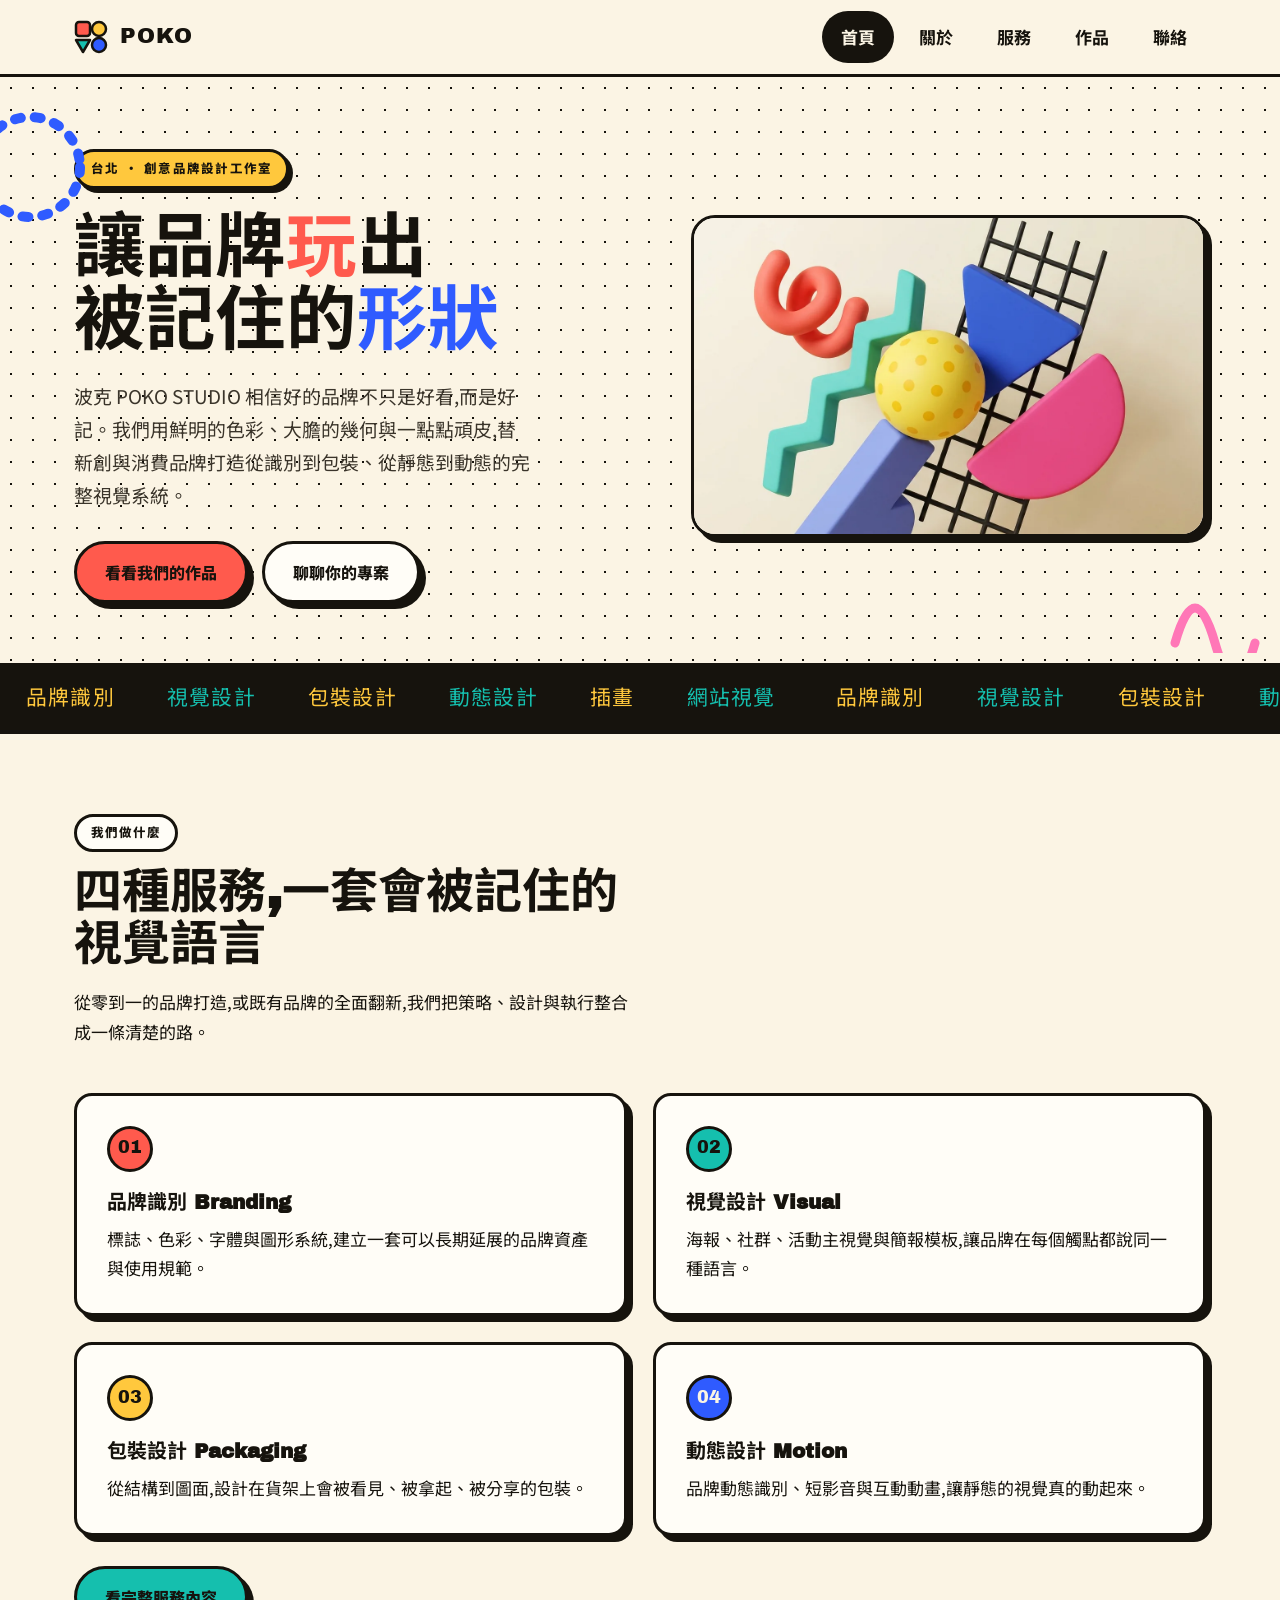
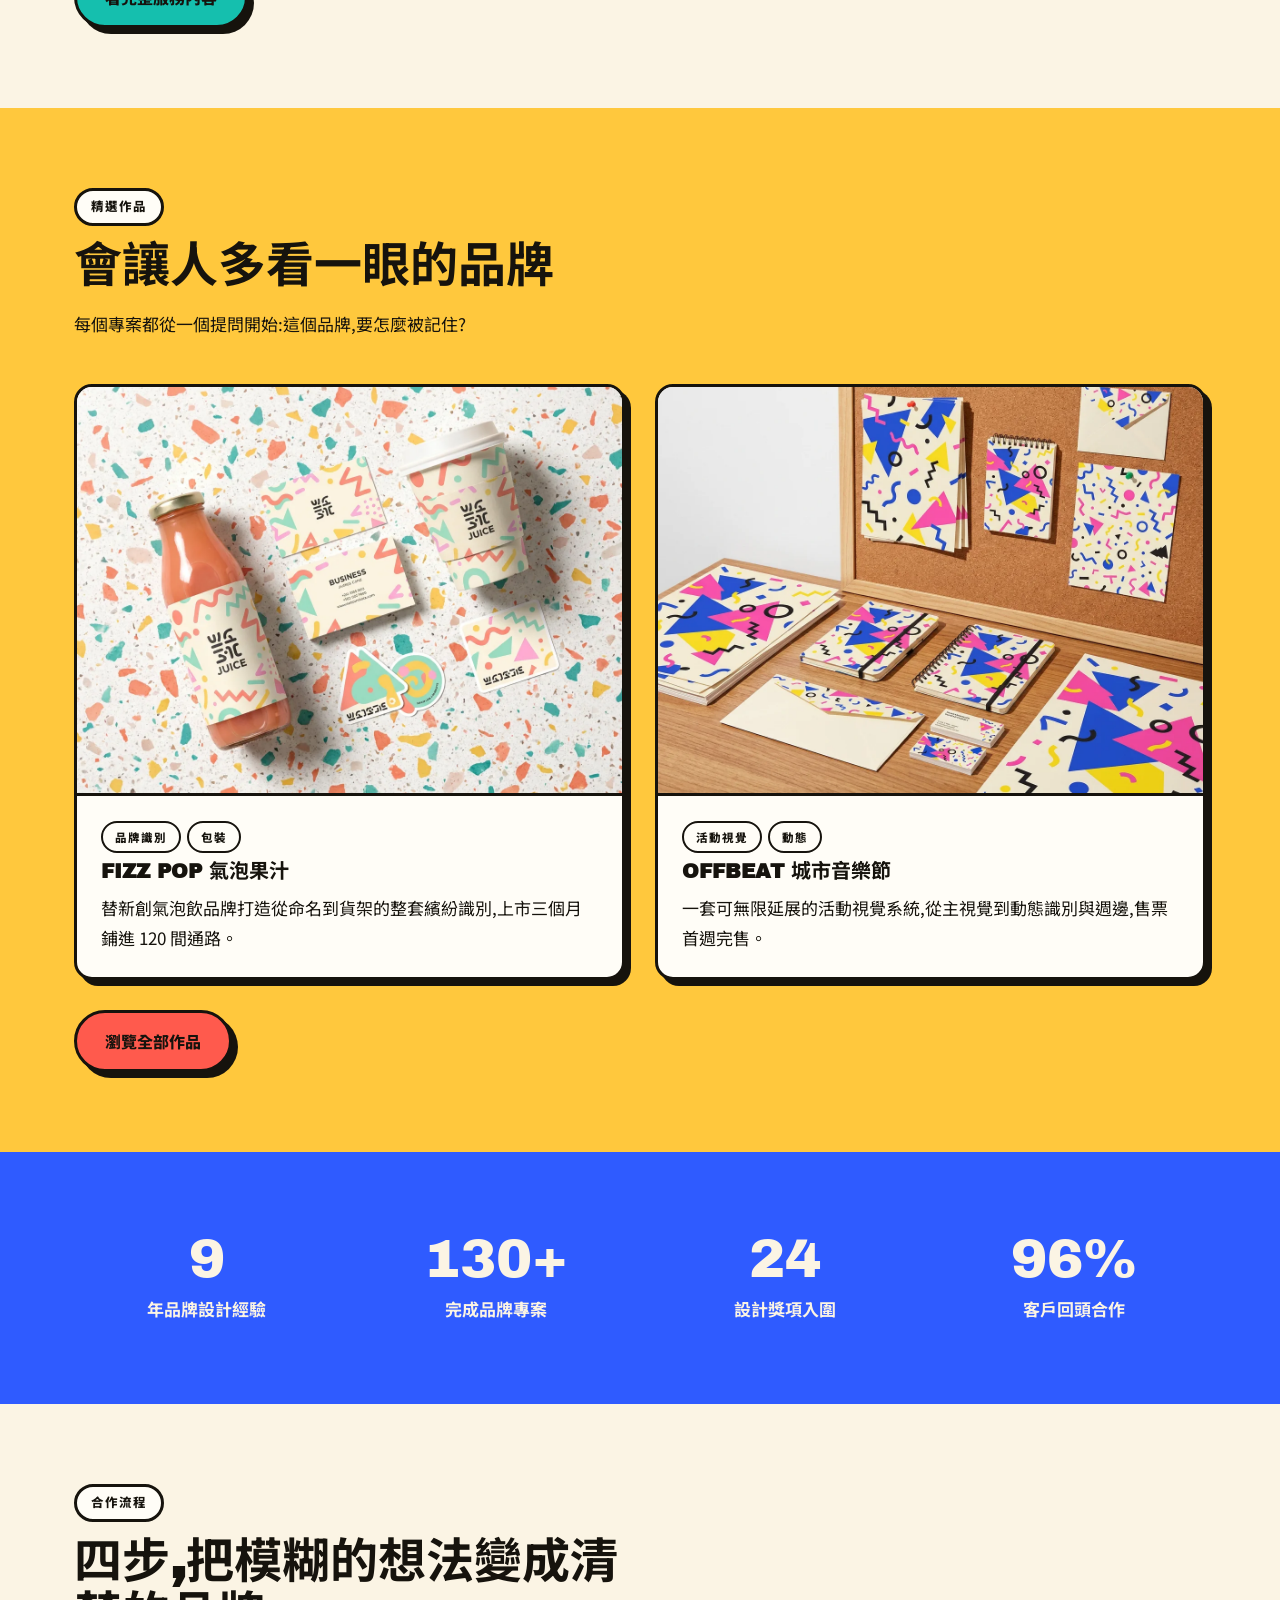
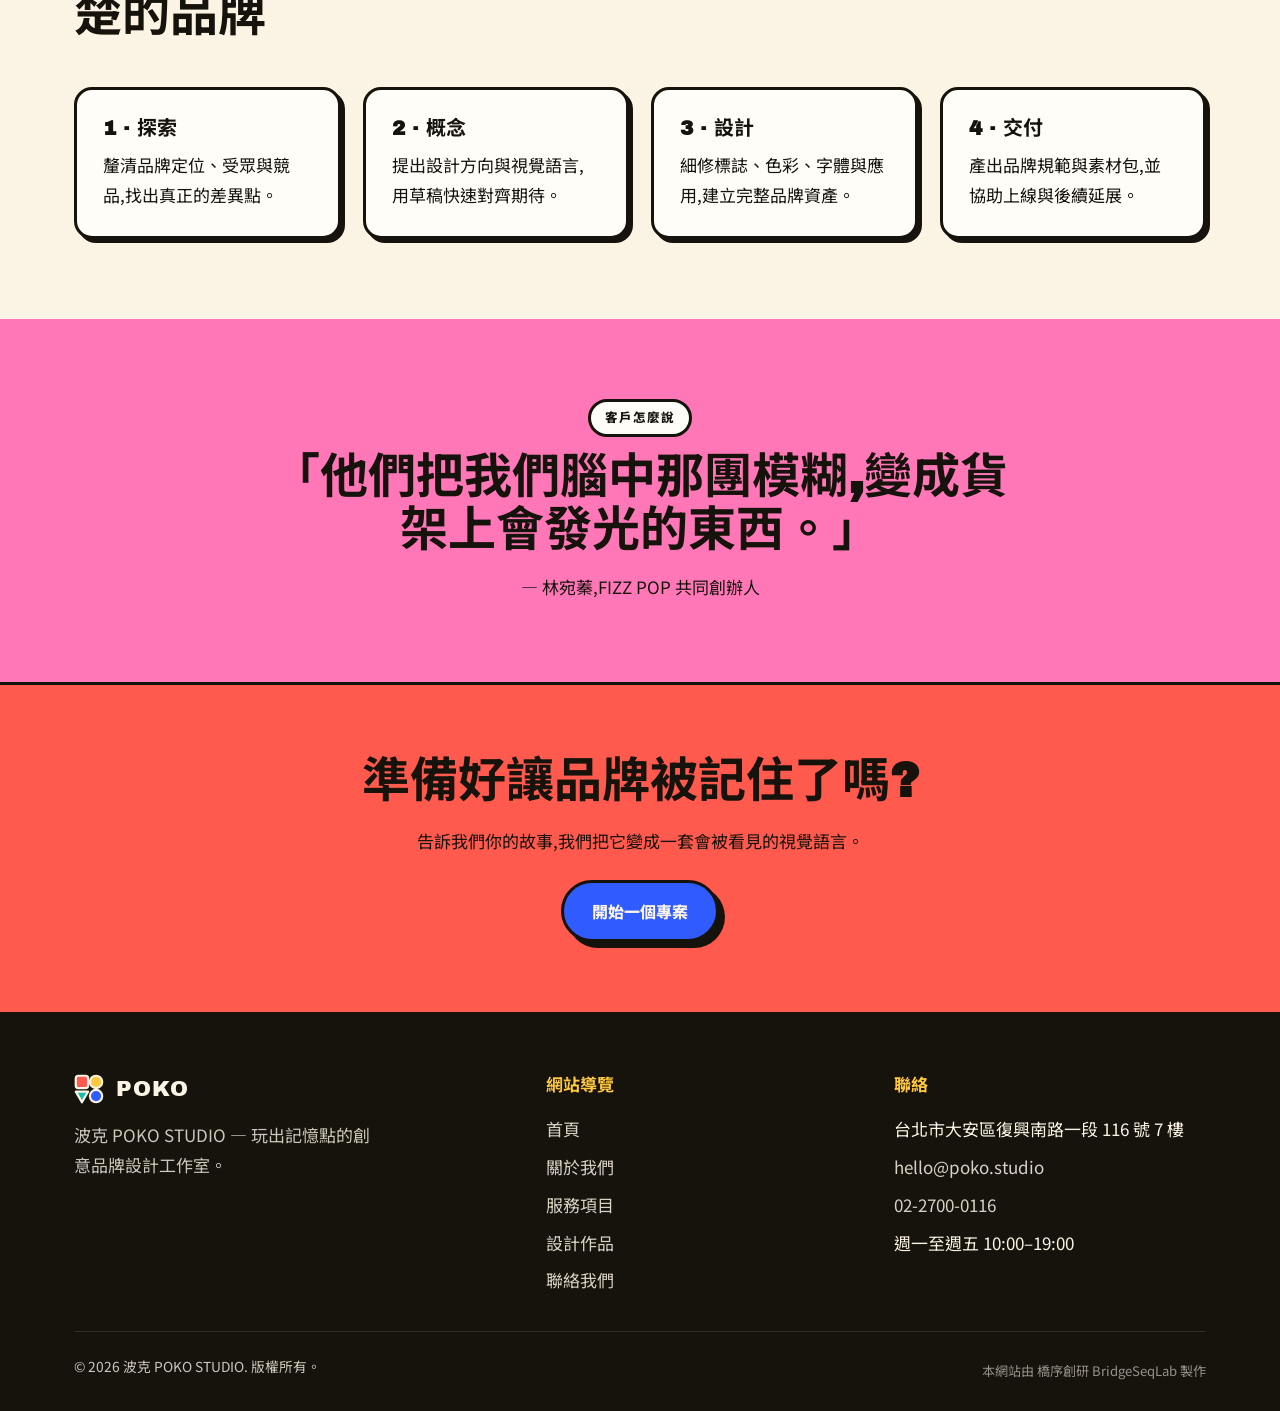
<file: index.html>
<!DOCTYPE html>
<html lang="zh-Hant">
<head>
<meta charset="UTF-8">
<meta name="viewport" content="width=device-width, initial-scale=1.0">
<title>波克 POKO STUDIO｜玩出記憶點的品牌設計工作室</title>
<meta name="description" content="波克 POKO STUDIO 是一間台北的創意品牌設計工作室,專注品牌識別、視覺設計、包裝與動態設計。我們用孟菲斯式的鮮明色彩與幾何語言,替新創與消費品牌打造好記、好玩、好賣的品牌形象。">
<meta name="keywords" content="品牌設計,品牌識別,視覺設計,包裝設計,動態設計,設計工作室,台北設計公司,logo設計,孟菲斯風格,POKO STUDIO,波克">
<link rel="canonical" href="https://izzo24.github.io/poko-studio/index.html">
<meta name="theme-color" content="#FBF4E4">
<meta property="og:type" content="website">
<meta property="og:locale" content="zh_TW">
<meta property="og:site_name" content="波克 POKO STUDIO">
<meta property="og:title" content="波克 POKO STUDIO｜玩出記憶點的品牌設計工作室">
<meta property="og:description" content="台北創意品牌設計工作室,用鮮明色彩與幾何語言打造好記、好玩、好賣的品牌形象。">
<meta property="og:url" content="https://izzo24.github.io/poko-studio/index.html">
<meta property="og:image" content="https://izzo24.github.io/poko-studio/images/hero.webp">
<meta name="twitter:card" content="summary_large_image">
<link rel="preconnect" href="https://fonts.googleapis.com">
<link rel="preconnect" href="https://fonts.gstatic.com" crossorigin>
<link href="https://fonts.googleapis.com/css2?family=Archivo+Black&family=Noto+Sans+TC:wght@400;500;700;900&display=swap" rel="stylesheet">
<link rel="icon" href="data:image/svg+xml,%3Csvg xmlns='http://www.w3.org/2000/svg' viewBox='0 0 34 34'%3E%3Crect x='2' y='2' width='14' height='14' rx='3' fill='%23FF5A4D'/%3E%3Ccircle cx='25' cy='9' r='7' fill='%23FFC83D'/%3E%3Ccircle cx='25' cy='25' r='7' fill='%232F5BFF'/%3E%3C/svg%3E">
<link rel="stylesheet" href="./styles.css">
<script type="application/ld+json">
{
  "@context":"https://schema.org",
  "@graph":[
    {"@type":"Organization","@id":"https://izzo24.github.io/poko-studio/#org","name":"波克 POKO STUDIO","alternateName":"POKO STUDIO","url":"https://izzo24.github.io/poko-studio/","logo":"https://izzo24.github.io/poko-studio/images/hero.webp","description":"台北創意品牌設計工作室,提供品牌識別、視覺設計、包裝與動態設計服務。","sameAs":[]},
    {"@type":"WebSite","@id":"https://izzo24.github.io/poko-studio/#website","url":"https://izzo24.github.io/poko-studio/","name":"波克 POKO STUDIO","inLanguage":"zh-Hant","publisher":{"@id":"https://izzo24.github.io/poko-studio/#org"}},
    {"@type":"LocalBusiness","name":"波克 POKO STUDIO","image":"https://izzo24.github.io/poko-studio/images/studio.webp","@id":"https://izzo24.github.io/poko-studio/#localbusiness","url":"https://izzo24.github.io/poko-studio/","telephone":"+886-2-2700-0116","priceRange":"$$","address":{"@type":"PostalAddress","streetAddress":"大安區復興南路一段 116 號 7 樓","addressLocality":"台北市","addressRegion":"台北市","postalCode":"106","addressCountry":"TW"},"openingHours":"Mo-Fr 10:00-19:00"}
  ]
}
</script>
</head>
<body>
<header class="site-header">
  <div class="wrap nav">
    <a class="brand" href="./index.html" aria-label="波克 POKO STUDIO 首頁">
      <svg width="34" height="34" viewBox="0 0 34 34" aria-hidden="true"><rect x="2" y="2" width="14" height="14" rx="3" fill="#FF5A4D" stroke="#16130D" stroke-width="2.5"/><circle cx="25" cy="9" r="7" fill="#FFC83D" stroke="#16130D" stroke-width="2.5"/><path d="M9 32 L2 20 L16 20 Z" fill="#15BFAE" stroke="#16130D" stroke-width="2.5" stroke-linejoin="round"/><circle cx="25" cy="25" r="7" fill="#2F5BFF" stroke="#16130D" stroke-width="2.5"/></svg>
      POKO
    </a>
    <button class="nav-toggle" aria-label="開啟選單" aria-expanded="false"><span></span><span></span><span></span></button>
    <ul class="nav-links">
      <li><a href="./index.html" class="active">首頁</a></li>
      <li><a href="./about.html">關於</a></li>
      <li><a href="./services.html">服務</a></li>
      <li><a href="./work.html">作品</a></li>
      <li><a href="./contact.html">聯絡</a></li>
    </ul>
  </div>
</header>

<main>
  <section class="hero dots-bg">
    <svg class="shape" style="top:30px;left:-30px" width="120" height="120" viewBox="0 0 120 120" aria-hidden="true"><circle cx="60" cy="60" r="50" fill="none" stroke="#2F5BFF" stroke-width="10" stroke-dasharray="6 14" stroke-linecap="round"/></svg>
    <svg class="shape" style="bottom:10px;right:20px" width="90" height="90" viewBox="0 0 90 90" aria-hidden="true"><path d="M5 80 Q25 10 45 80 T85 80" fill="none" stroke="#FF77B7" stroke-width="9" stroke-linecap="round"/></svg>
    <div class="wrap hero-grid">
      <div>
        <span class="eyebrow">台北 · 創意品牌設計工作室</span>
        <h1>讓品牌<span class="hl">玩</span>出<br>被記住的<span class="hl2">形狀</span></h1>
        <p class="lead">波克 POKO STUDIO 相信好的品牌不只是好看,而是好記。我們用鮮明的色彩、大膽的幾何與一點點頑皮,替新創與消費品牌打造從識別到包裝、從靜態到動態的完整視覺系統。</p>
        <div class="hero-cta">
          <a class="btn" href="./work.html">看看我們的作品</a>
          <a class="btn ghost" href="./contact.html">聊聊你的專案</a>
        </div>
      </div>
      <div class="hero-art">
        <img src="./images/hero.webp" width="800" height="500" alt="波克 POKO STUDIO 孟菲斯風格幾何視覺主視覺,鮮明撞色的圓形、三角與波浪圖形">
      </div>
    </div>
  </section>

  <div class="marquee" aria-hidden="true">
    <div class="track">
      <span>品牌識別</span><span>視覺設計</span><span>包裝設計</span><span>動態設計</span><span>插畫</span><span>網站視覺</span>
      <span>品牌識別</span><span>視覺設計</span><span>包裝設計</span><span>動態設計</span><span>插畫</span><span>網站視覺</span>
    </div>
  </div>

  <section class="section">
    <div class="wrap">
      <div class="sec-head">
        <span class="kicker">我們做什麼</span>
        <h2>四種服務,一套會被記住的視覺語言</h2>
        <p>從零到一的品牌打造,或既有品牌的全面翻新,我們把策略、設計與執行整合成一條清楚的路。</p>
      </div>
      <div class="grid c2">
        <article class="card k-coral">
          <div class="num">01</div>
          <h3>品牌識別 Branding</h3>
          <p>標誌、色彩、字體與圖形系統,建立一套可以長期延展的品牌資產與使用規範。</p>
        </article>
        <article class="card k-teal">
          <div class="num">02</div>
          <h3>視覺設計 Visual</h3>
          <p>海報、社群、活動主視覺與簡報模板,讓品牌在每個觸點都說同一種語言。</p>
        </article>
        <article class="card k-yellow">
          <div class="num">03</div>
          <h3>包裝設計 Packaging</h3>
          <p>從結構到圖面,設計在貨架上會被看見、被拿起、被分享的包裝。</p>
        </article>
        <article class="card k-blue">
          <div class="num">04</div>
          <h3>動態設計 Motion</h3>
          <p>品牌動態識別、短影音與互動動畫,讓靜態的視覺真的動起來。</p>
        </article>
      </div>
      <p style="margin-top:30px"><a class="btn alt" href="./services.html">看完整服務內容</a></p>
    </div>
  </section>

  <section class="section tint-yellow">
    <div class="wrap">
      <div class="sec-head">
        <span class="kicker">精選作品</span>
        <h2>會讓人多看一眼的品牌</h2>
        <p>每個專案都從一個提問開始:這個品牌,要怎麼被記住?</p>
      </div>
      <div class="work-grid">
        <article class="work">
          <div class="thumb"><img src="./images/work-juice.webp" width="600" height="450" alt="果汁品牌 FIZZ POP 的孟菲斯風格包裝與品牌識別設計"></div>
          <div class="body">
            <span class="tag">品牌識別</span><span class="tag">包裝</span>
            <h3>FIZZ POP 氣泡果汁</h3>
            <p>替新創氣泡飲品牌打造從命名到貨架的整套繽紛識別,上市三個月鋪進 120 間通路。</p>
          </div>
        </article>
        <article class="work">
          <div class="thumb"><img src="./images/work-festival.webp" width="600" height="450" alt="城市音樂節主視覺與周邊海報設計,鮮明撞色幾何圖形"></div>
          <div class="body">
            <span class="tag">活動視覺</span><span class="tag">動態</span>
            <h3>OFFBEAT 城市音樂節</h3>
            <p>一套可無限延展的活動視覺系統,從主視覺到動態識別與週邊,售票首週完售。</p>
          </div>
        </article>
      </div>
      <p style="margin-top:30px"><a class="btn" href="./work.html">瀏覽全部作品</a></p>
    </div>
  </section>

  <section class="section tint-blue">
    <div class="wrap">
      <div class="stats">
        <div class="stat"><div class="big">9</div><div class="lbl">年品牌設計經驗</div></div>
        <div class="stat"><div class="big">130+</div><div class="lbl">完成品牌專案</div></div>
        <div class="stat"><div class="big">24</div><div class="lbl">設計獎項入圍</div></div>
        <div class="stat"><div class="big">96%</div><div class="lbl">客戶回頭合作</div></div>
      </div>
    </div>
  </section>

  <section class="section">
    <div class="wrap">
      <div class="sec-head">
        <span class="kicker">合作流程</span>
        <h2>四步,把模糊的想法變成清楚的品牌</h2>
      </div>
      <div class="steps">
        <div class="step"><h3>1 · 探索</h3><p>釐清品牌定位、受眾與競品,找出真正的差異點。</p></div>
        <div class="step"><h3>2 · 概念</h3><p>提出設計方向與視覺語言,用草稿快速對齊期待。</p></div>
        <div class="step"><h3>3 · 設計</h3><p>細修標誌、色彩、字體與應用,建立完整品牌資產。</p></div>
        <div class="step"><h3>4 · 交付</h3><p>產出品牌規範與素材包,並協助上線與後續延展。</p></div>
      </div>
    </div>
  </section>

  <section class="section tint-pink">
    <div class="wrap" style="max-width:820px;text-align:center">
      <span class="kicker">客戶怎麼說</span>
      <h2>「他們把我們腦中那團模糊,變成貨架上會發光的東西。」</h2>
      <p style="margin:0 auto">— 林宛蓁,FIZZ POP 共同創辦人</p>
    </div>
  </section>
</main>

<section class="cta-band">
  <div class="wrap">
    <h2>準備好讓品牌被記住了嗎?</h2>
    <p style="max-width:50ch;margin:0 auto 24px">告訴我們你的故事,我們把它變成一套會被看見的視覺語言。</p>
    <a class="btn blue" href="./contact.html">開始一個專案</a>
  </div>
</section>

<footer class="site-footer">
  <div class="wrap">
    <div class="foot-grid">
      <div>
        <div class="brand" style="color:var(--cream);margin-bottom:12px">
          <svg width="30" height="30" viewBox="0 0 34 34" aria-hidden="true"><rect x="2" y="2" width="14" height="14" rx="3" fill="#FF5A4D" stroke="#FBF4E4" stroke-width="2.5"/><circle cx="25" cy="9" r="7" fill="#FFC83D" stroke="#FBF4E4" stroke-width="2.5"/><path d="M9 32 L2 20 L16 20 Z" fill="#15BFAE" stroke="#FBF4E4" stroke-width="2.5" stroke-linejoin="round"/><circle cx="25" cy="25" r="7" fill="#2F5BFF" stroke="#FBF4E4" stroke-width="2.5"/></svg>
          POKO
        </div>
        <p style="opacity:.8;max-width:34ch">波克 POKO STUDIO — 玩出記憶點的創意品牌設計工作室。</p>
      </div>
      <div>
        <h4>網站導覽</h4>
        <ul class="foot-links">
          <li><a href="./index.html">首頁</a></li>
          <li><a href="./about.html">關於我們</a></li>
          <li><a href="./services.html">服務項目</a></li>
          <li><a href="./work.html">設計作品</a></li>
          <li><a href="./contact.html">聯絡我們</a></li>
        </ul>
      </div>
      <div>
        <h4>聯絡</h4>
        <ul class="foot-links">
          <li>台北市大安區復興南路一段 116 號 7 樓</li>
          <li><a href="mailto:hello@poko.studio">hello@poko.studio</a></li>
          <li><a href="tel:+886227000116">02-2700-0116</a></li>
          <li>週一至週五 10:00–19:00</li>
        </ul>
      </div>
    </div>
    <div class="foot-bottom">
      <span>© <span id="year">2026</span> 波克 POKO STUDIO. 版權所有。</span>
      <span class="made">本網站由 橋序創研 BridgeSeqLab 製作</span>
    </div>
  </div>
</footer>
<script src="./main.js"></script>
</body>
</html>
</file>
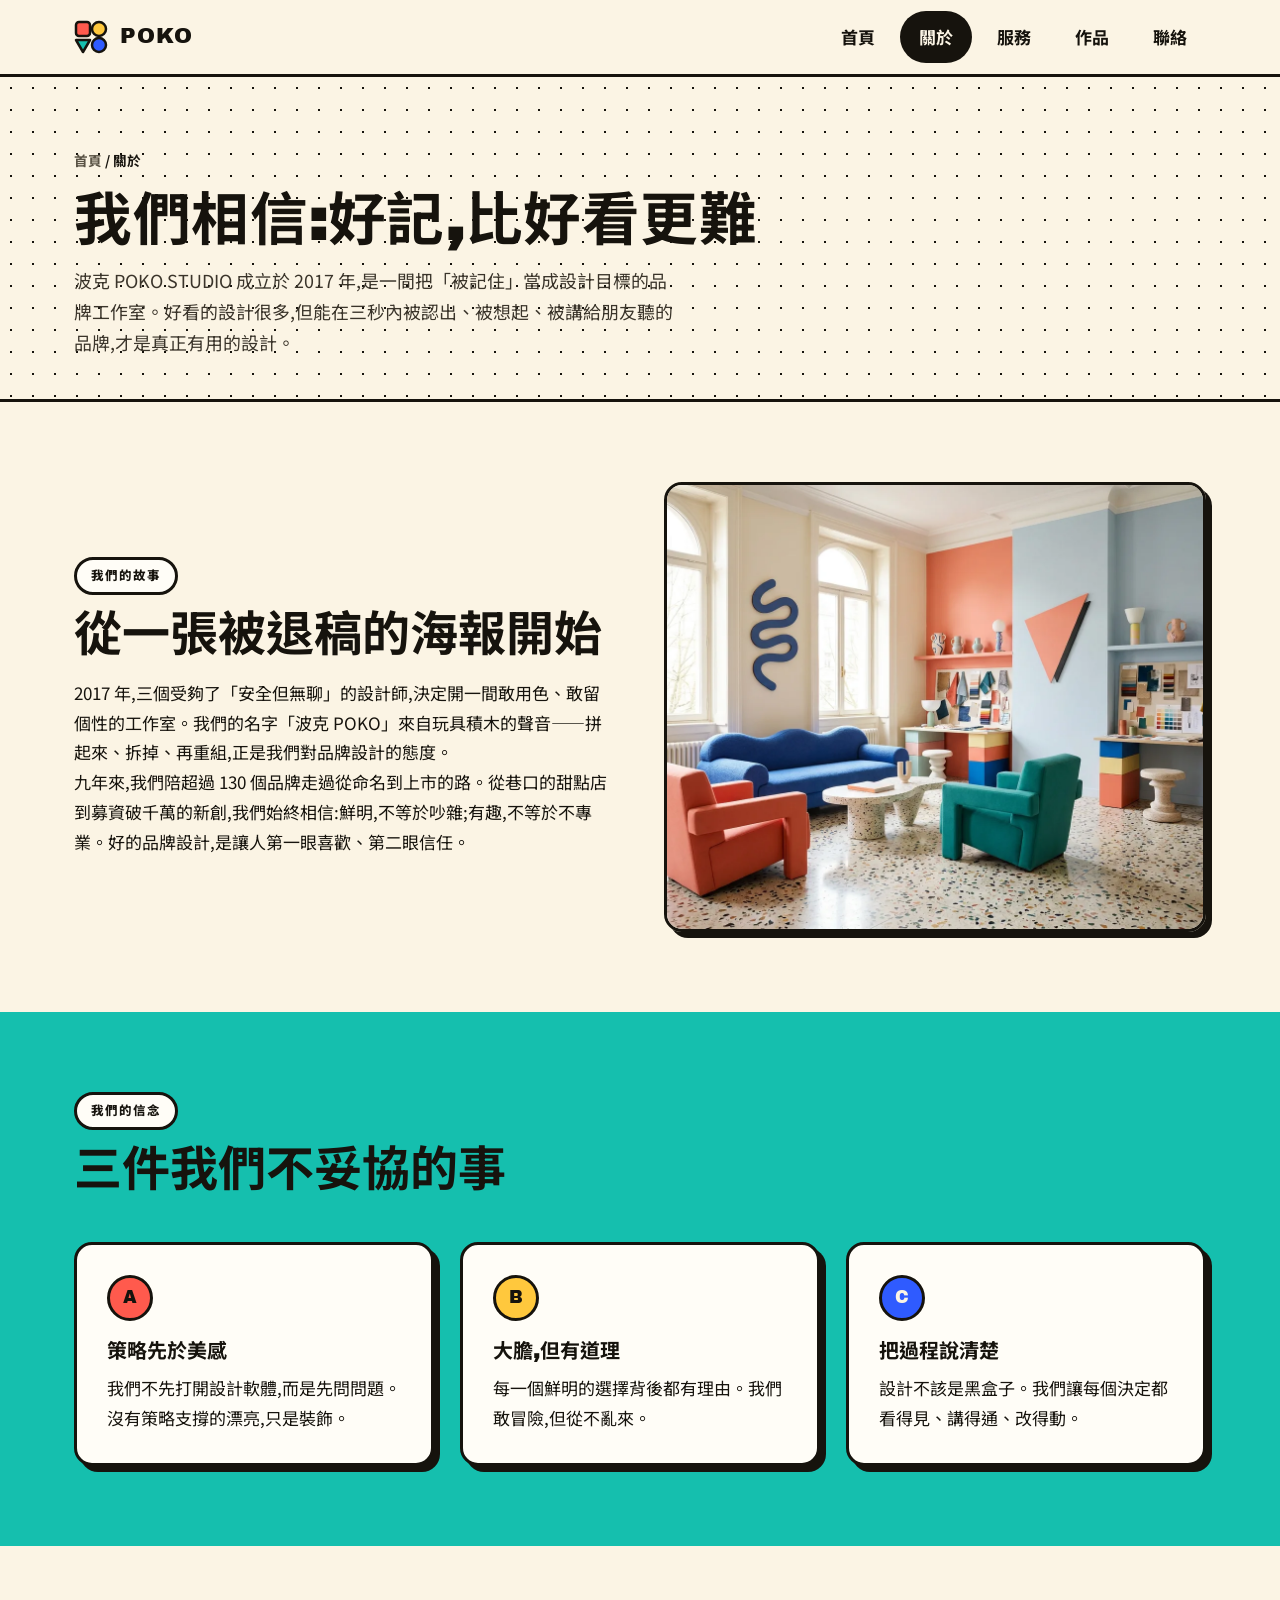
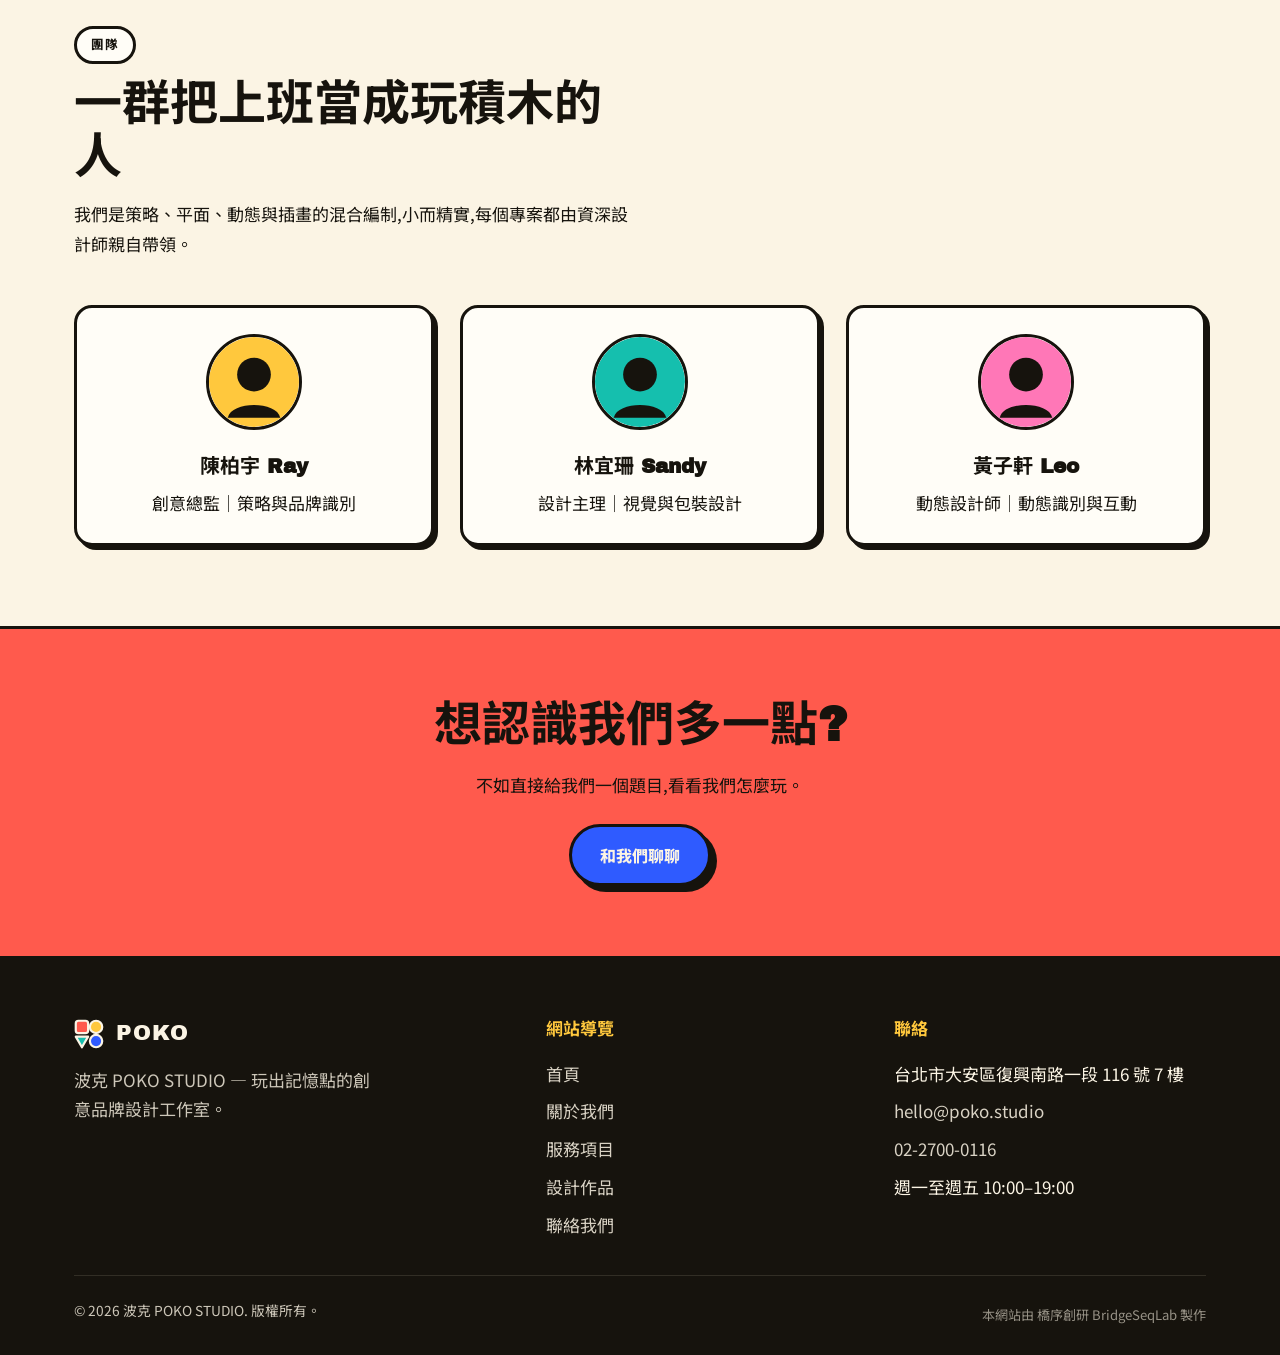
<file: about.html>
<!DOCTYPE html>
<html lang="zh-Hant">
<head>
<meta charset="UTF-8">
<meta name="viewport" content="width=device-width, initial-scale=1.0">
<title>關於波克｜一間相信「好記比好看更難」的設計工作室</title>
<meta name="description" content="認識波克 POKO STUDIO:我們是一群相信品牌該被記住的設計師,從台北出發,以策略為底、以色彩為刀,為品牌打造有個性的視覺系統。了解我們的故事、信念與團隊。">
<meta name="keywords" content="關於波克,設計工作室介紹,品牌設計團隊,台北設計師,設計理念,品牌策略">
<link rel="canonical" href="https://izzo24.github.io/poko-studio/about.html">
<meta name="theme-color" content="#FBF4E4">
<meta property="og:type" content="website">
<meta property="og:locale" content="zh_TW">
<meta property="og:site_name" content="波克 POKO STUDIO">
<meta property="og:title" content="關於波克｜一間相信「好記比好看更難」的設計工作室">
<meta property="og:description" content="從台北出發,以策略為底、以色彩為刀,為品牌打造有個性的視覺系統。">
<meta property="og:url" content="https://izzo24.github.io/poko-studio/about.html">
<meta property="og:image" content="https://izzo24.github.io/poko-studio/images/studio.webp">
<meta name="twitter:card" content="summary_large_image">
<link rel="preconnect" href="https://fonts.googleapis.com">
<link rel="preconnect" href="https://fonts.gstatic.com" crossorigin>
<link href="https://fonts.googleapis.com/css2?family=Archivo+Black&family=Noto+Sans+TC:wght@400;500;700;900&display=swap" rel="stylesheet">
<link rel="icon" href="data:image/svg+xml,%3Csvg xmlns='http://www.w3.org/2000/svg' viewBox='0 0 34 34'%3E%3Crect x='2' y='2' width='14' height='14' rx='3' fill='%23FF5A4D'/%3E%3Ccircle cx='25' cy='9' r='7' fill='%23FFC83D'/%3E%3Ccircle cx='25' cy='25' r='7' fill='%232F5BFF'/%3E%3C/svg%3E">
<link rel="stylesheet" href="./styles.css">
<script type="application/ld+json">
{"@context":"https://schema.org","@type":"BreadcrumbList","itemListElement":[
{"@type":"ListItem","position":1,"name":"首頁","item":"https://izzo24.github.io/poko-studio/index.html"},
{"@type":"ListItem","position":2,"name":"關於","item":"https://izzo24.github.io/poko-studio/about.html"}]}
</script>
<script type="application/ld+json">
{"@context":"https://schema.org","@type":"AboutPage","name":"關於波克 POKO STUDIO","url":"https://izzo24.github.io/poko-studio/about.html","about":{"@type":"Organization","name":"波克 POKO STUDIO","foundingDate":"2017","areaServed":"TW","numberOfEmployees":"12"}}
</script>
</head>
<body>
<header class="site-header">
  <div class="wrap nav">
    <a class="brand" href="./index.html" aria-label="波克 POKO STUDIO 首頁">
      <svg width="34" height="34" viewBox="0 0 34 34" aria-hidden="true"><rect x="2" y="2" width="14" height="14" rx="3" fill="#FF5A4D" stroke="#16130D" stroke-width="2.5"/><circle cx="25" cy="9" r="7" fill="#FFC83D" stroke="#16130D" stroke-width="2.5"/><path d="M9 32 L2 20 L16 20 Z" fill="#15BFAE" stroke="#16130D" stroke-width="2.5" stroke-linejoin="round"/><circle cx="25" cy="25" r="7" fill="#2F5BFF" stroke="#16130D" stroke-width="2.5"/></svg>
      POKO
    </a>
    <button class="nav-toggle" aria-label="開啟選單" aria-expanded="false"><span></span><span></span><span></span></button>
    <ul class="nav-links">
      <li><a href="./index.html">首頁</a></li>
      <li><a href="./about.html" class="active">關於</a></li>
      <li><a href="./services.html">服務</a></li>
      <li><a href="./work.html">作品</a></li>
      <li><a href="./contact.html">聯絡</a></li>
    </ul>
  </div>
</header>

<div class="page-hero dots-bg">
  <div class="wrap">
    <nav class="crumb" aria-label="麵包屑"><a href="./index.html">首頁</a> / <span>關於</span></nav>
    <h1>我們相信:好記,比好看更難</h1>
    <p>波克 POKO STUDIO 成立於 2017 年,是一間把「被記住」當成設計目標的品牌工作室。好看的設計很多,但能在三秒內被認出、被想起、被講給朋友聽的品牌,才是真正有用的設計。</p>
  </div>
</div>

<main>
  <section class="section">
    <div class="wrap split">
      <div>
        <span class="kicker">我們的故事</span>
        <h2>從一張被退稿的海報開始</h2>
        <p>2017 年,三個受夠了「安全但無聊」的設計師,決定開一間敢用色、敢留個性的工作室。我們的名字「波克 POKO」來自玩具積木的聲音——拼起來、拆掉、再重組,正是我們對品牌設計的態度。</p>
        <p>九年來,我們陪超過 130 個品牌走過從命名到上市的路。從巷口的甜點店到募資破千萬的新創,我們始終相信:鮮明,不等於吵雜;有趣,不等於不專業。好的品牌設計,是讓人第一眼喜歡、第二眼信任。</p>
      </div>
      <img src="./images/studio.webp" width="600" height="450" alt="波克 POKO STUDIO 明亮的設計工作室空間,擺放著色票、模型與孟菲斯風格家具">
    </div>
  </section>

  <section class="section tint-teal">
    <div class="wrap">
      <div class="sec-head">
        <span class="kicker">我們的信念</span>
        <h2>三件我們不妥協的事</h2>
      </div>
      <div class="grid c3">
        <article class="card k-coral"><div class="num">A</div><h3>策略先於美感</h3><p>我們不先打開設計軟體,而是先問問題。沒有策略支撐的漂亮,只是裝飾。</p></article>
        <article class="card k-yellow"><div class="num">B</div><h3>大膽,但有道理</h3><p>每一個鮮明的選擇背後都有理由。我們敢冒險,但從不亂來。</p></article>
        <article class="card k-blue"><div class="num">C</div><h3>把過程說清楚</h3><p>設計不該是黑盒子。我們讓每個決定都看得見、講得通、改得動。</p></article>
      </div>
    </div>
  </section>

  <section class="section">
    <div class="wrap">
      <div class="sec-head">
        <span class="kicker">團隊</span>
        <h2>一群把上班當成玩積木的人</h2>
        <p>我們是策略、平面、動態與插畫的混合編制,小而精實,每個專案都由資深設計師親自帶領。</p>
      </div>
      <div class="team">
        <div class="member">
          <svg class="avatar" viewBox="0 0 96 96" aria-hidden="true"><rect width="96" height="96" rx="48" fill="#FFC83D"/><circle cx="48" cy="40" r="18" fill="#16130D"/><path d="M20 86c4-18 52-18 56 0Z" fill="#16130D"/></svg>
          <h3>陳柏宇 Ray</h3><p>創意總監｜策略與品牌識別</p>
        </div>
        <div class="member">
          <svg class="avatar" viewBox="0 0 96 96" aria-hidden="true"><rect width="96" height="96" rx="48" fill="#15BFAE"/><circle cx="48" cy="40" r="18" fill="#16130D"/><path d="M20 86c4-18 52-18 56 0Z" fill="#16130D"/></svg>
          <h3>林宜珊 Sandy</h3><p>設計主理｜視覺與包裝設計</p>
        </div>
        <div class="member">
          <svg class="avatar" viewBox="0 0 96 96" aria-hidden="true"><rect width="96" height="96" rx="48" fill="#FF77B7"/><circle cx="48" cy="40" r="18" fill="#16130D"/><path d="M20 86c4-18 52-18 56 0Z" fill="#16130D"/></svg>
          <h3>黃子軒 Leo</h3><p>動態設計師｜動態識別與互動</p>
        </div>
      </div>
    </div>
  </section>
</main>

<section class="cta-band">
  <div class="wrap">
    <h2>想認識我們多一點?</h2>
    <p style="max-width:50ch;margin:0 auto 24px">不如直接給我們一個題目,看看我們怎麼玩。</p>
    <a class="btn blue" href="./contact.html">和我們聊聊</a>
  </div>
</section>

<footer class="site-footer">
  <div class="wrap">
    <div class="foot-grid">
      <div>
        <div class="brand" style="color:var(--cream);margin-bottom:12px">
          <svg width="30" height="30" viewBox="0 0 34 34" aria-hidden="true"><rect x="2" y="2" width="14" height="14" rx="3" fill="#FF5A4D" stroke="#FBF4E4" stroke-width="2.5"/><circle cx="25" cy="9" r="7" fill="#FFC83D" stroke="#FBF4E4" stroke-width="2.5"/><path d="M9 32 L2 20 L16 20 Z" fill="#15BFAE" stroke="#FBF4E4" stroke-width="2.5" stroke-linejoin="round"/><circle cx="25" cy="25" r="7" fill="#2F5BFF" stroke="#FBF4E4" stroke-width="2.5"/></svg>
          POKO
        </div>
        <p style="opacity:.8;max-width:34ch">波克 POKO STUDIO — 玩出記憶點的創意品牌設計工作室。</p>
      </div>
      <div>
        <h4>網站導覽</h4>
        <ul class="foot-links">
          <li><a href="./index.html">首頁</a></li>
          <li><a href="./about.html">關於我們</a></li>
          <li><a href="./services.html">服務項目</a></li>
          <li><a href="./work.html">設計作品</a></li>
          <li><a href="./contact.html">聯絡我們</a></li>
        </ul>
      </div>
      <div>
        <h4>聯絡</h4>
        <ul class="foot-links">
          <li>台北市大安區復興南路一段 116 號 7 樓</li>
          <li><a href="mailto:hello@poko.studio">hello@poko.studio</a></li>
          <li><a href="tel:+886227000116">02-2700-0116</a></li>
          <li>週一至週五 10:00–19:00</li>
        </ul>
      </div>
    </div>
    <div class="foot-bottom">
      <span>© <span id="year">2026</span> 波克 POKO STUDIO. 版權所有。</span>
      <span class="made">本網站由 橋序創研 BridgeSeqLab 製作</span>
    </div>
  </div>
</footer>
<script src="./main.js"></script>
</body>
</html>
</file>
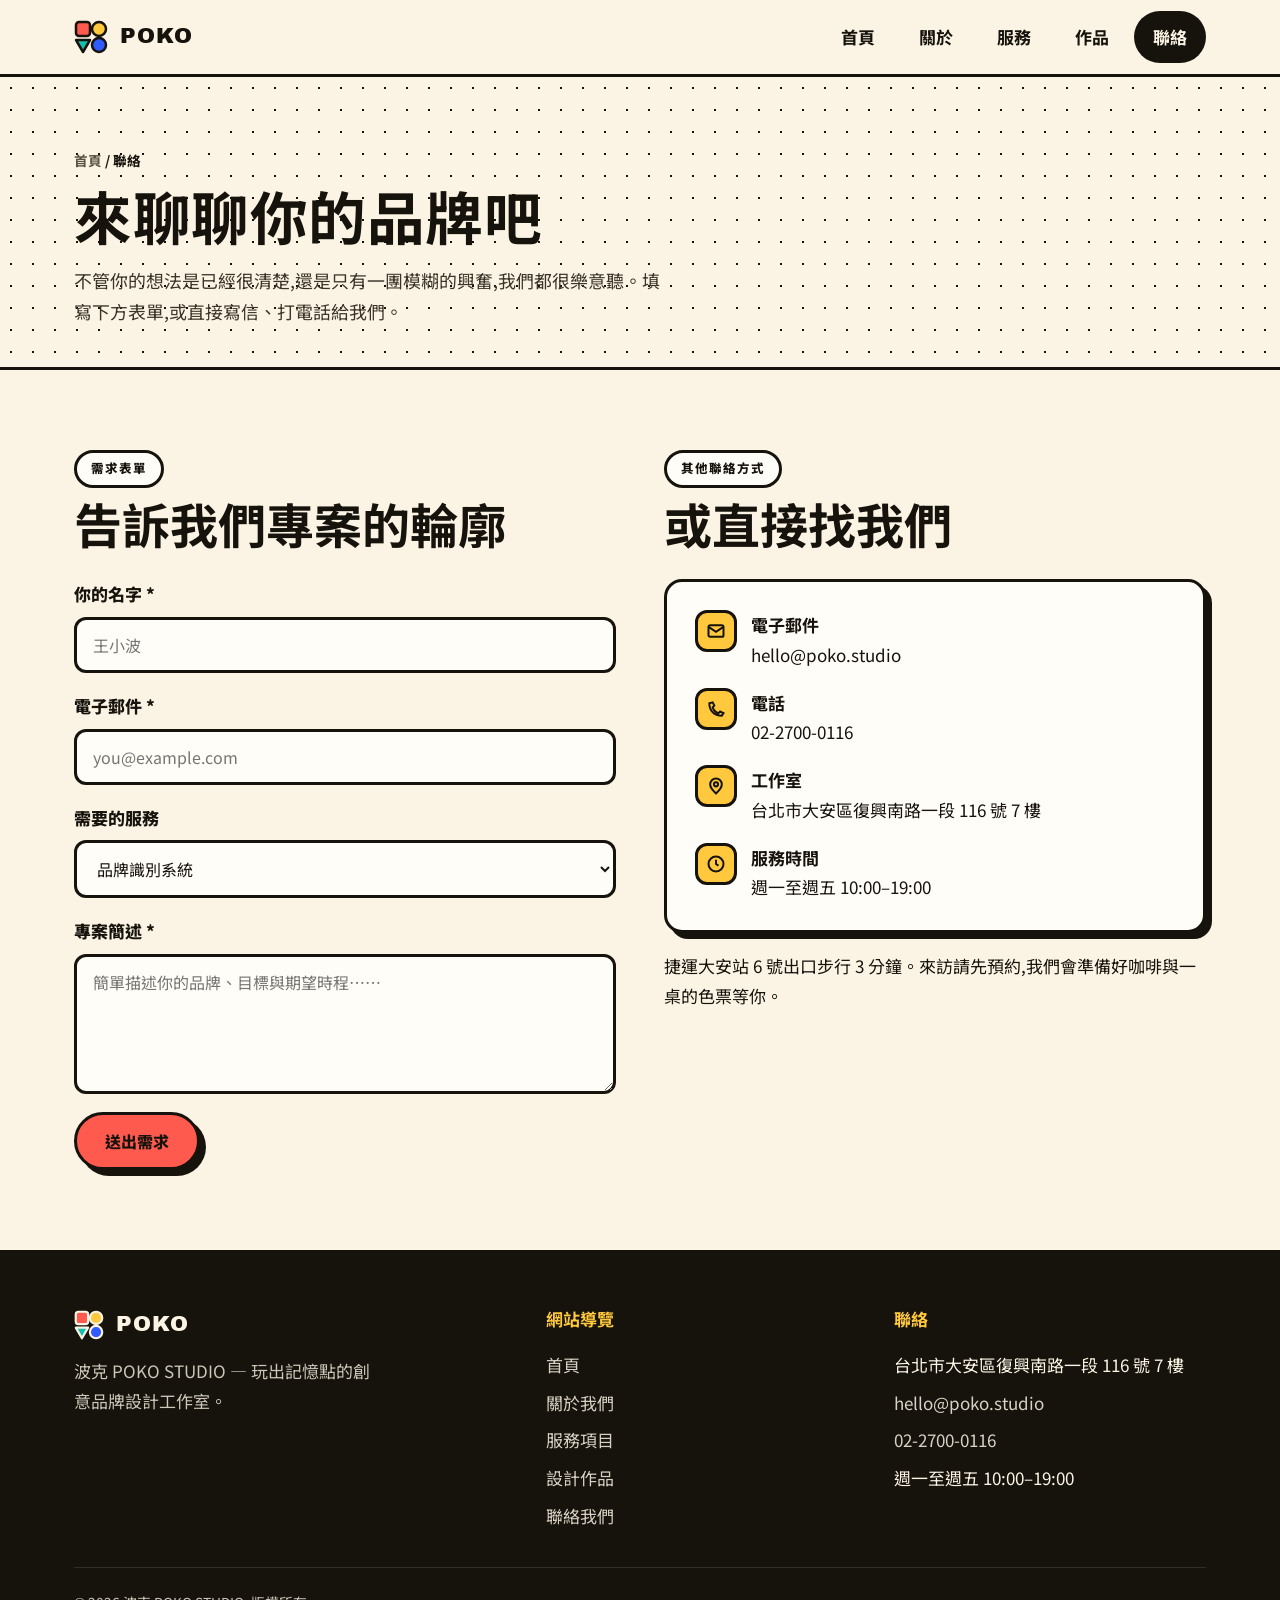
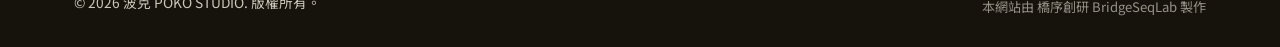
<file: contact.html>
<!DOCTYPE html>
<html lang="zh-Hant">
<head>
<meta charset="UTF-8">
<meta name="viewport" content="width=device-width, initial-scale=1.0">
<title>聯絡我們｜開始一個品牌專案｜波克 POKO STUDIO</title>
<meta name="description" content="想讓品牌被記住?與波克 POKO STUDIO 聊聊你的專案。填寫需求表單、來信 hello@poko.studio 或致電 02-2700-0116。我們在台北大安區,週一至週五為你服務。">
<meta name="keywords" content="聯絡設計工作室,品牌設計諮詢,設計報價,台北設計公司聯絡,專案合作,POKO STUDIO 聯絡">
<link rel="canonical" href="https://izzo24.github.io/poko-studio/contact.html">
<meta name="theme-color" content="#FBF4E4">
<meta property="og:type" content="website">
<meta property="og:locale" content="zh_TW">
<meta property="og:site_name" content="波克 POKO STUDIO">
<meta property="og:title" content="聯絡我們｜開始一個品牌專案｜波克 POKO STUDIO">
<meta property="og:description" content="填寫需求表單、來信或致電,與波克聊聊你的品牌專案。">
<meta property="og:url" content="https://izzo24.github.io/poko-studio/contact.html">
<meta property="og:image" content="https://izzo24.github.io/poko-studio/images/hero.webp">
<meta name="twitter:card" content="summary_large_image">
<link rel="preconnect" href="https://fonts.googleapis.com">
<link rel="preconnect" href="https://fonts.gstatic.com" crossorigin>
<link href="https://fonts.googleapis.com/css2?family=Archivo+Black&family=Noto+Sans+TC:wght@400;500;700;900&display=swap" rel="stylesheet">
<link rel="icon" href="data:image/svg+xml,%3Csvg xmlns='http://www.w3.org/2000/svg' viewBox='0 0 34 34'%3E%3Crect x='2' y='2' width='14' height='14' rx='3' fill='%23FF5A4D'/%3E%3Ccircle cx='25' cy='9' r='7' fill='%23FFC83D'/%3E%3Ccircle cx='25' cy='25' r='7' fill='%232F5BFF'/%3E%3C/svg%3E">
<link rel="stylesheet" href="./styles.css">
<script type="application/ld+json">
{"@context":"https://schema.org","@type":"BreadcrumbList","itemListElement":[
{"@type":"ListItem","position":1,"name":"首頁","item":"https://izzo24.github.io/poko-studio/index.html"},
{"@type":"ListItem","position":2,"name":"聯絡","item":"https://izzo24.github.io/poko-studio/contact.html"}]}
</script>
<script type="application/ld+json">
{"@context":"https://schema.org","@type":"ContactPage","name":"聯絡波克 POKO STUDIO","url":"https://izzo24.github.io/poko-studio/contact.html","mainEntity":{"@type":"Organization","name":"波克 POKO STUDIO","email":"hello@poko.studio","telephone":"+886-2-2700-0116","address":{"@type":"PostalAddress","streetAddress":"大安區復興南路一段 116 號 7 樓","addressLocality":"台北市","postalCode":"106","addressCountry":"TW"}}}
</script>
</head>
<body>
<header class="site-header">
  <div class="wrap nav">
    <a class="brand" href="./index.html" aria-label="波克 POKO STUDIO 首頁">
      <svg width="34" height="34" viewBox="0 0 34 34" aria-hidden="true"><rect x="2" y="2" width="14" height="14" rx="3" fill="#FF5A4D" stroke="#16130D" stroke-width="2.5"/><circle cx="25" cy="9" r="7" fill="#FFC83D" stroke="#16130D" stroke-width="2.5"/><path d="M9 32 L2 20 L16 20 Z" fill="#15BFAE" stroke="#16130D" stroke-width="2.5" stroke-linejoin="round"/><circle cx="25" cy="25" r="7" fill="#2F5BFF" stroke="#16130D" stroke-width="2.5"/></svg>
      POKO
    </a>
    <button class="nav-toggle" aria-label="開啟選單" aria-expanded="false"><span></span><span></span><span></span></button>
    <ul class="nav-links">
      <li><a href="./index.html">首頁</a></li>
      <li><a href="./about.html">關於</a></li>
      <li><a href="./services.html">服務</a></li>
      <li><a href="./work.html">作品</a></li>
      <li><a href="./contact.html" class="active">聯絡</a></li>
    </ul>
  </div>
</header>

<div class="page-hero dots-bg">
  <div class="wrap">
    <nav class="crumb" aria-label="麵包屑"><a href="./index.html">首頁</a> / <span>聯絡</span></nav>
    <h1>來聊聊你的品牌吧</h1>
    <p>不管你的想法是已經很清楚,還是只有一團模糊的興奮,我們都很樂意聽。填寫下方表單,或直接寫信、打電話給我們。</p>
  </div>
</div>

<main>
  <section class="section">
    <div class="wrap split" style="align-items:flex-start">
      <div>
        <span class="kicker">需求表單</span>
        <h2 style="margin-bottom:24px">告訴我們專案的輪廓</h2>
        <form class="form" id="contact-form" novalidate>
          <div class="field">
            <label for="name">你的名字 *</label>
            <input id="name" name="name" type="text" required autocomplete="name" placeholder="王小波">
          </div>
          <div class="field">
            <label for="email">電子郵件 *</label>
            <input id="email" name="email" type="email" required autocomplete="email" placeholder="you@example.com">
          </div>
          <div class="field">
            <label for="type">需要的服務</label>
            <select id="type" name="type">
              <option>品牌識別系統</option>
              <option>視覺與社群設計</option>
              <option>產品包裝設計</option>
              <option>品牌動態設計</option>
              <option>還不確定,想先聊聊</option>
            </select>
          </div>
          <div class="field">
            <label for="msg">專案簡述 *</label>
            <textarea id="msg" name="msg" required placeholder="簡單描述你的品牌、目標與期望時程⋯⋯"></textarea>
          </div>
          <div>
            <button class="btn" type="submit">送出需求</button>
          </div>
          <p id="form-note" role="status" hidden style="font-weight:700;background:var(--yellow);border:3px solid var(--ink);border-radius:12px;padding:14px 16px"></p>
        </form>
      </div>
      <div>
        <span class="kicker">其他聯絡方式</span>
        <h2 style="margin-bottom:24px">或直接找我們</h2>
        <div class="info-card">
          <div class="row">
            <span class="ic"><svg width="20" height="20" viewBox="0 0 24 24" fill="none" stroke="#16130D" stroke-width="2.4" aria-hidden="true"><rect x="3" y="5" width="18" height="14" rx="2"/><path d="M3 7l9 6 9-6"/></svg></span>
            <div><strong>電子郵件</strong><br><a href="mailto:hello@poko.studio">hello@poko.studio</a></div>
          </div>
          <div class="row">
            <span class="ic"><svg width="20" height="20" viewBox="0 0 24 24" fill="none" stroke="#16130D" stroke-width="2.4" aria-hidden="true"><path d="M4 5c0 9 6 15 15 15l2-3-4-2-2 2c-3-1-6-4-7-7l2-2-2-4z"/></svg></span>
            <div><strong>電話</strong><br><a href="tel:+886227000116">02-2700-0116</a></div>
          </div>
          <div class="row">
            <span class="ic"><svg width="20" height="20" viewBox="0 0 24 24" fill="none" stroke="#16130D" stroke-width="2.4" aria-hidden="true"><path d="M12 21s7-6.2 7-11a7 7 0 10-14 0c0 4.8 7 11 7 11z"/><circle cx="12" cy="10" r="2.5"/></svg></span>
            <div><strong>工作室</strong><br>台北市大安區復興南路一段 116 號 7 樓</div>
          </div>
          <div class="row" style="margin-bottom:0">
            <span class="ic"><svg width="20" height="20" viewBox="0 0 24 24" fill="none" stroke="#16130D" stroke-width="2.4" aria-hidden="true"><circle cx="12" cy="12" r="9"/><path d="M12 7v5l3 2"/></svg></span>
            <div><strong>服務時間</strong><br>週一至週五 10:00–19:00</div>
          </div>
        </div>
        <p style="margin-top:18px">捷運大安站 6 號出口步行 3 分鐘。來訪請先預約,我們會準備好咖啡與一桌的色票等你。</p>
      </div>
    </div>
  </section>
</main>

<footer class="site-footer">
  <div class="wrap">
    <div class="foot-grid">
      <div>
        <div class="brand" style="color:var(--cream);margin-bottom:12px">
          <svg width="30" height="30" viewBox="0 0 34 34" aria-hidden="true"><rect x="2" y="2" width="14" height="14" rx="3" fill="#FF5A4D" stroke="#FBF4E4" stroke-width="2.5"/><circle cx="25" cy="9" r="7" fill="#FFC83D" stroke="#FBF4E4" stroke-width="2.5"/><path d="M9 32 L2 20 L16 20 Z" fill="#15BFAE" stroke="#FBF4E4" stroke-width="2.5" stroke-linejoin="round"/><circle cx="25" cy="25" r="7" fill="#2F5BFF" stroke="#FBF4E4" stroke-width="2.5"/></svg>
          POKO
        </div>
        <p style="opacity:.8;max-width:34ch">波克 POKO STUDIO — 玩出記憶點的創意品牌設計工作室。</p>
      </div>
      <div>
        <h4>網站導覽</h4>
        <ul class="foot-links">
          <li><a href="./index.html">首頁</a></li>
          <li><a href="./about.html">關於我們</a></li>
          <li><a href="./services.html">服務項目</a></li>
          <li><a href="./work.html">設計作品</a></li>
          <li><a href="./contact.html">聯絡我們</a></li>
        </ul>
      </div>
      <div>
        <h4>聯絡</h4>
        <ul class="foot-links">
          <li>台北市大安區復興南路一段 116 號 7 樓</li>
          <li><a href="mailto:hello@poko.studio">hello@poko.studio</a></li>
          <li><a href="tel:+886227000116">02-2700-0116</a></li>
          <li>週一至週五 10:00–19:00</li>
        </ul>
      </div>
    </div>
    <div class="foot-bottom">
      <span>© <span id="year">2026</span> 波克 POKO STUDIO. 版權所有。</span>
      <span class="made">本網站由 橋序創研 BridgeSeqLab 製作</span>
    </div>
  </div>
</footer>
<script src="./main.js"></script>
</body>
</html>
</file>
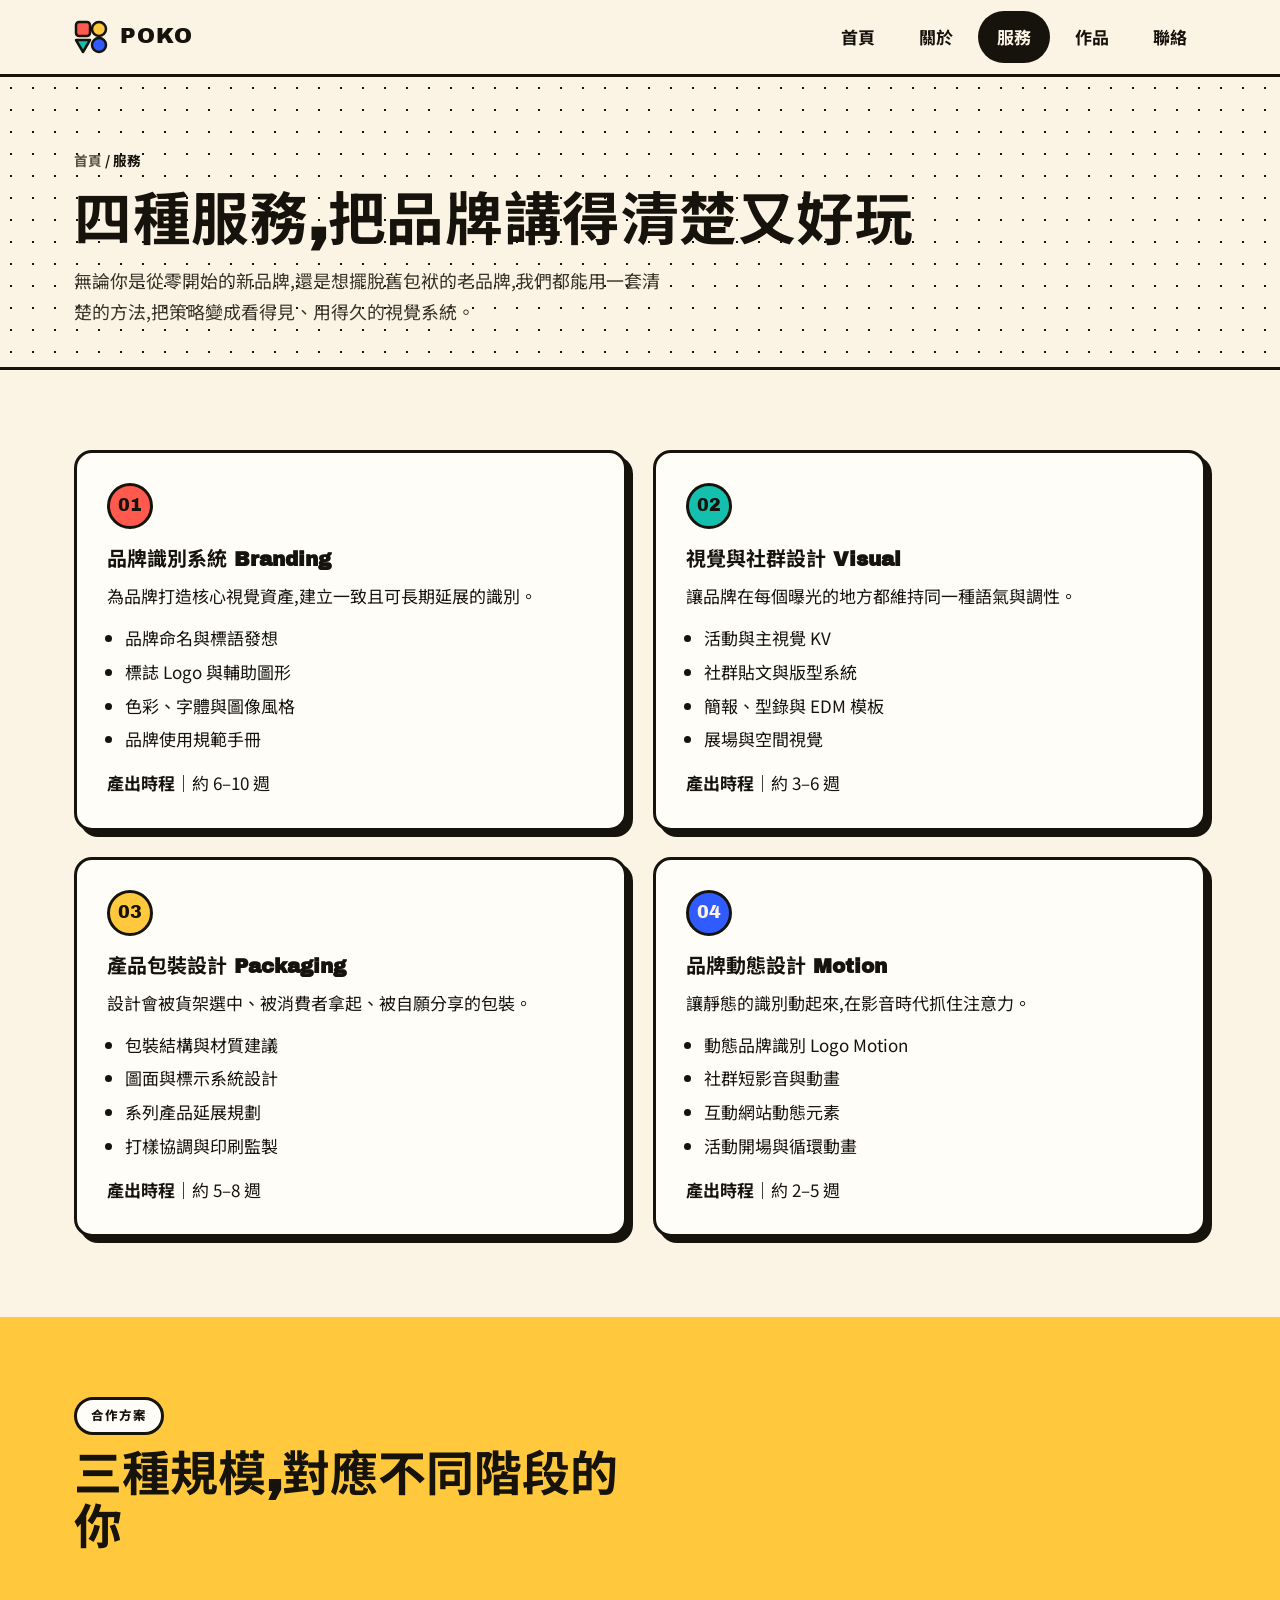
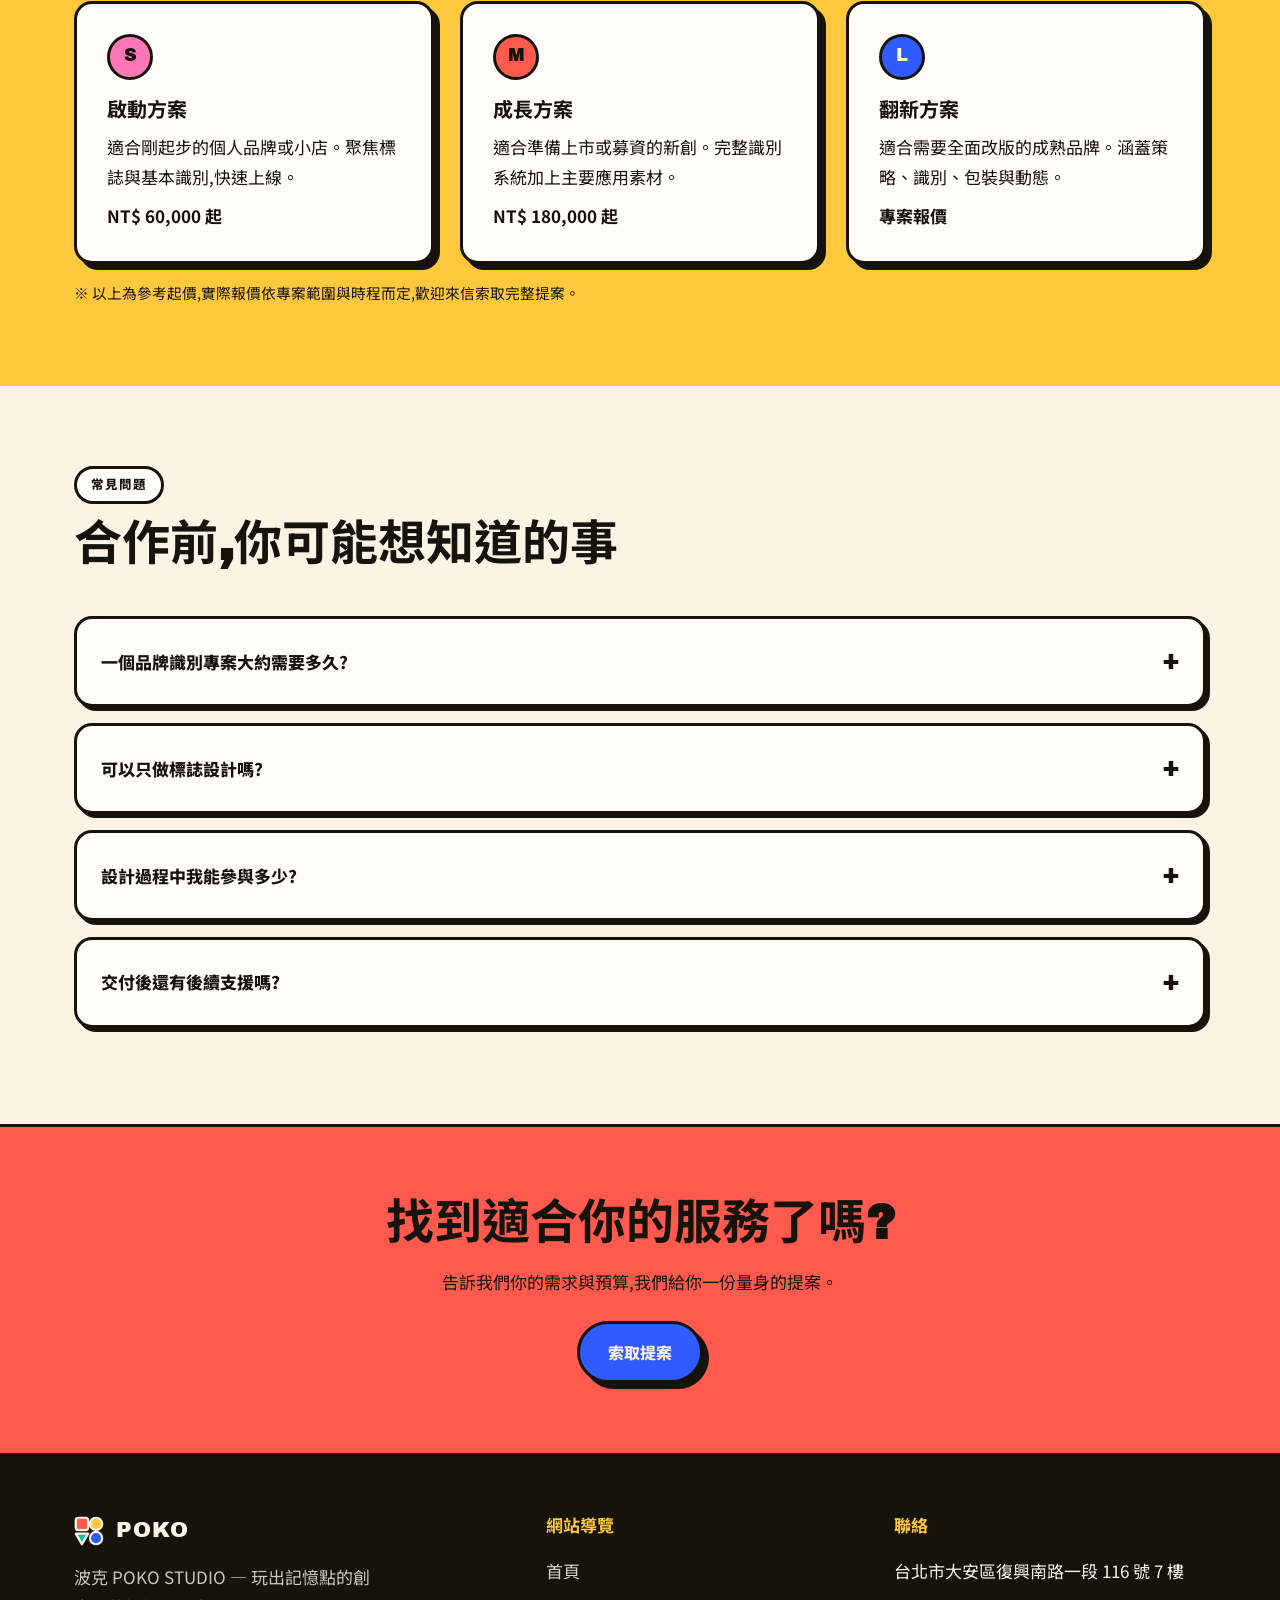
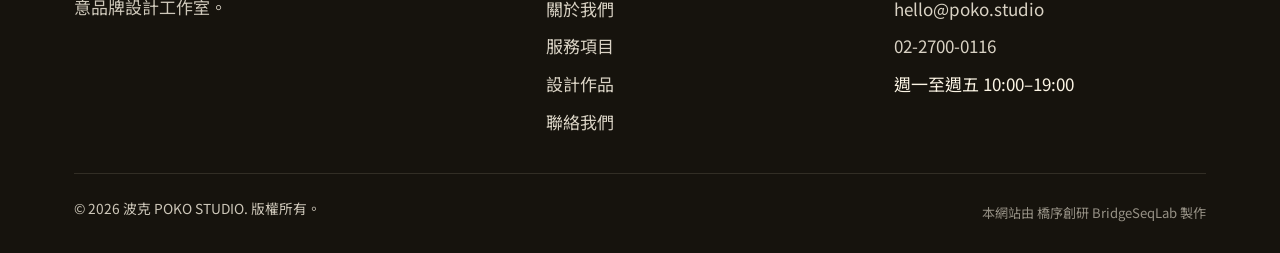
<file: services.html>
<!DOCTYPE html>
<html lang="zh-Hant">
<head>
<meta charset="UTF-8">
<meta name="viewport" content="width=device-width, initial-scale=1.0">
<title>服務項目｜品牌識別・視覺・包裝・動態設計｜波克 POKO STUDIO</title>
<meta name="description" content="波克 POKO STUDIO 提供四大設計服務:品牌識別系統、視覺與社群設計、產品包裝設計、品牌動態設計。每項服務都有清楚的內容、產出與時程,協助品牌從零打造或全面翻新。">
<meta name="keywords" content="品牌識別設計,logo設計,視覺設計服務,包裝設計,動態識別,品牌規範,設計報價,設計流程,台北品牌設計">
<link rel="canonical" href="https://izzo24.github.io/poko-studio/services.html">
<meta name="theme-color" content="#FBF4E4">
<meta property="og:type" content="website">
<meta property="og:locale" content="zh_TW">
<meta property="og:site_name" content="波克 POKO STUDIO">
<meta property="og:title" content="服務項目｜品牌識別・視覺・包裝・動態設計｜波克 POKO STUDIO">
<meta property="og:description" content="四大設計服務:品牌識別、視覺設計、包裝設計、動態設計,清楚的產出與時程。">
<meta property="og:url" content="https://izzo24.github.io/poko-studio/services.html">
<meta property="og:image" content="https://izzo24.github.io/poko-studio/images/hero.webp">
<meta name="twitter:card" content="summary_large_image">
<link rel="preconnect" href="https://fonts.googleapis.com">
<link rel="preconnect" href="https://fonts.gstatic.com" crossorigin>
<link href="https://fonts.googleapis.com/css2?family=Archivo+Black&family=Noto+Sans+TC:wght@400;500;700;900&display=swap" rel="stylesheet">
<link rel="icon" href="data:image/svg+xml,%3Csvg xmlns='http://www.w3.org/2000/svg' viewBox='0 0 34 34'%3E%3Crect x='2' y='2' width='14' height='14' rx='3' fill='%23FF5A4D'/%3E%3Ccircle cx='25' cy='9' r='7' fill='%23FFC83D'/%3E%3Ccircle cx='25' cy='25' r='7' fill='%232F5BFF'/%3E%3C/svg%3E">
<link rel="stylesheet" href="./styles.css">
<script type="application/ld+json">
{"@context":"https://schema.org","@type":"BreadcrumbList","itemListElement":[
{"@type":"ListItem","position":1,"name":"首頁","item":"https://izzo24.github.io/poko-studio/index.html"},
{"@type":"ListItem","position":2,"name":"服務","item":"https://izzo24.github.io/poko-studio/services.html"}]}
</script>
<script type="application/ld+json">
{"@context":"https://schema.org","@type":"Service","serviceType":"品牌設計服務","provider":{"@type":"Organization","name":"波克 POKO STUDIO"},"areaServed":"TW","hasOfferCatalog":{"@type":"OfferCatalog","name":"設計服務項目","itemListElement":[
{"@type":"Offer","itemOffered":{"@type":"Service","name":"品牌識別系統"}},
{"@type":"Offer","itemOffered":{"@type":"Service","name":"視覺與社群設計"}},
{"@type":"Offer","itemOffered":{"@type":"Service","name":"產品包裝設計"}},
{"@type":"Offer","itemOffered":{"@type":"Service","name":"品牌動態設計"}}]}}
</script>
</head>
<body>
<header class="site-header">
  <div class="wrap nav">
    <a class="brand" href="./index.html" aria-label="波克 POKO STUDIO 首頁">
      <svg width="34" height="34" viewBox="0 0 34 34" aria-hidden="true"><rect x="2" y="2" width="14" height="14" rx="3" fill="#FF5A4D" stroke="#16130D" stroke-width="2.5"/><circle cx="25" cy="9" r="7" fill="#FFC83D" stroke="#16130D" stroke-width="2.5"/><path d="M9 32 L2 20 L16 20 Z" fill="#15BFAE" stroke="#16130D" stroke-width="2.5" stroke-linejoin="round"/><circle cx="25" cy="25" r="7" fill="#2F5BFF" stroke="#16130D" stroke-width="2.5"/></svg>
      POKO
    </a>
    <button class="nav-toggle" aria-label="開啟選單" aria-expanded="false"><span></span><span></span><span></span></button>
    <ul class="nav-links">
      <li><a href="./index.html">首頁</a></li>
      <li><a href="./about.html">關於</a></li>
      <li><a href="./services.html" class="active">服務</a></li>
      <li><a href="./work.html">作品</a></li>
      <li><a href="./contact.html">聯絡</a></li>
    </ul>
  </div>
</header>

<div class="page-hero dots-bg">
  <div class="wrap">
    <nav class="crumb" aria-label="麵包屑"><a href="./index.html">首頁</a> / <span>服務</span></nav>
    <h1>四種服務,把品牌講得清楚又好玩</h1>
    <p>無論你是從零開始的新品牌,還是想擺脫舊包袱的老品牌,我們都能用一套清楚的方法,把策略變成看得見、用得久的視覺系統。</p>
  </div>
</div>

<main>
  <section class="section">
    <div class="wrap">
      <div class="grid c2">
        <article class="card k-coral">
          <div class="num">01</div>
          <h3>品牌識別系統 Branding</h3>
          <p>為品牌打造核心視覺資產,建立一致且可長期延展的識別。</p>
          <ul>
            <li>品牌命名與標語發想</li>
            <li>標誌 Logo 與輔助圖形</li>
            <li>色彩、字體與圖像風格</li>
            <li>品牌使用規範手冊</li>
          </ul>
          <p style="margin-top:14px"><strong>產出時程｜</strong>約 6–10 週</p>
        </article>
        <article class="card k-teal">
          <div class="num">02</div>
          <h3>視覺與社群設計 Visual</h3>
          <p>讓品牌在每個曝光的地方都維持同一種語氣與調性。</p>
          <ul>
            <li>活動與主視覺 KV</li>
            <li>社群貼文與版型系統</li>
            <li>簡報、型錄與 EDM 模板</li>
            <li>展場與空間視覺</li>
          </ul>
          <p style="margin-top:14px"><strong>產出時程｜</strong>約 3–6 週</p>
        </article>
        <article class="card k-yellow">
          <div class="num">03</div>
          <h3>產品包裝設計 Packaging</h3>
          <p>設計會被貨架選中、被消費者拿起、被自願分享的包裝。</p>
          <ul>
            <li>包裝結構與材質建議</li>
            <li>圖面與標示系統設計</li>
            <li>系列產品延展規劃</li>
            <li>打樣協調與印刷監製</li>
          </ul>
          <p style="margin-top:14px"><strong>產出時程｜</strong>約 5–8 週</p>
        </article>
        <article class="card k-blue">
          <div class="num">04</div>
          <h3>品牌動態設計 Motion</h3>
          <p>讓靜態的識別動起來,在影音時代抓住注意力。</p>
          <ul>
            <li>動態品牌識別 Logo Motion</li>
            <li>社群短影音與動畫</li>
            <li>互動網站動態元素</li>
            <li>活動開場與循環動畫</li>
          </ul>
          <p style="margin-top:14px"><strong>產出時程｜</strong>約 2–5 週</p>
        </article>
      </div>
    </div>
  </section>

  <section class="section tint-yellow">
    <div class="wrap">
      <div class="sec-head">
        <span class="kicker">合作方案</span>
        <h2>三種規模,對應不同階段的你</h2>
      </div>
      <div class="grid c3">
        <article class="card k-pink"><div class="num">S</div><h3>啟動方案</h3><p>適合剛起步的個人品牌或小店。聚焦標誌與基本識別,快速上線。</p><p style="margin-top:10px"><strong>NT$ 60,000 起</strong></p></article>
        <article class="card k-coral"><div class="num">M</div><h3>成長方案</h3><p>適合準備上市或募資的新創。完整識別系統加上主要應用素材。</p><p style="margin-top:10px"><strong>NT$ 180,000 起</strong></p></article>
        <article class="card k-blue"><div class="num">L</div><h3>翻新方案</h3><p>適合需要全面改版的成熟品牌。涵蓋策略、識別、包裝與動態。</p><p style="margin-top:10px"><strong>專案報價</strong></p></article>
      </div>
      <p style="margin-top:16px;font-size:.92rem">※ 以上為參考起價,實際報價依專案範圍與時程而定,歡迎來信索取完整提案。</p>
    </div>
  </section>

  <section class="section">
    <div class="wrap">
      <div class="sec-head">
        <span class="kicker">常見問題</span>
        <h2>合作前,你可能想知道的事</h2>
      </div>
      <details class="faq"><summary>一個品牌識別專案大約需要多久?</summary><div class="ans">依範圍而定,完整的品牌識別系統通常需要 6 到 10 週。我們會在啟動會議後提供明確的時程表,並在每個里程碑與你確認進度。</div></details>
      <details class="faq"><summary>可以只做標誌設計嗎?</summary><div class="ans">可以。我們的「啟動方案」就是為單一標誌與基本識別設計的。不過我們通常會建議至少建立基本的色彩與字體規範,讓標誌真的能被好好使用。</div></details>
      <details class="faq"><summary>設計過程中我能參與多少?</summary><div class="ans">非常多。我們相信好設計來自好對話。從探索訪談、概念提案到細節修整,每個關鍵階段都會邀請你一起決策,過程公開透明。</div></details>
      <details class="faq"><summary>交付後還有後續支援嗎?</summary><div class="ans">有。交付時會附上完整品牌規範與素材包;上線後三個月內的小幅調整與素材延伸,我們都會協助。長期合作也可另議維護方案。</div></details>
    </div>
  </section>
</main>

<section class="cta-band">
  <div class="wrap">
    <h2>找到適合你的服務了嗎?</h2>
    <p style="max-width:50ch;margin:0 auto 24px">告訴我們你的需求與預算,我們給你一份量身的提案。</p>
    <a class="btn blue" href="./contact.html">索取提案</a>
  </div>
</section>

<footer class="site-footer">
  <div class="wrap">
    <div class="foot-grid">
      <div>
        <div class="brand" style="color:var(--cream);margin-bottom:12px">
          <svg width="30" height="30" viewBox="0 0 34 34" aria-hidden="true"><rect x="2" y="2" width="14" height="14" rx="3" fill="#FF5A4D" stroke="#FBF4E4" stroke-width="2.5"/><circle cx="25" cy="9" r="7" fill="#FFC83D" stroke="#FBF4E4" stroke-width="2.5"/><path d="M9 32 L2 20 L16 20 Z" fill="#15BFAE" stroke="#FBF4E4" stroke-width="2.5" stroke-linejoin="round"/><circle cx="25" cy="25" r="7" fill="#2F5BFF" stroke="#FBF4E4" stroke-width="2.5"/></svg>
          POKO
        </div>
        <p style="opacity:.8;max-width:34ch">波克 POKO STUDIO — 玩出記憶點的創意品牌設計工作室。</p>
      </div>
      <div>
        <h4>網站導覽</h4>
        <ul class="foot-links">
          <li><a href="./index.html">首頁</a></li>
          <li><a href="./about.html">關於我們</a></li>
          <li><a href="./services.html">服務項目</a></li>
          <li><a href="./work.html">設計作品</a></li>
          <li><a href="./contact.html">聯絡我們</a></li>
        </ul>
      </div>
      <div>
        <h4>聯絡</h4>
        <ul class="foot-links">
          <li>台北市大安區復興南路一段 116 號 7 樓</li>
          <li><a href="mailto:hello@poko.studio">hello@poko.studio</a></li>
          <li><a href="tel:+886227000116">02-2700-0116</a></li>
          <li>週一至週五 10:00–19:00</li>
        </ul>
      </div>
    </div>
    <div class="foot-bottom">
      <span>© <span id="year">2026</span> 波克 POKO STUDIO. 版權所有。</span>
      <span class="made">本網站由 橋序創研 BridgeSeqLab 製作</span>
    </div>
  </div>
</footer>
<script src="./main.js"></script>
</body>
</html>
</file>
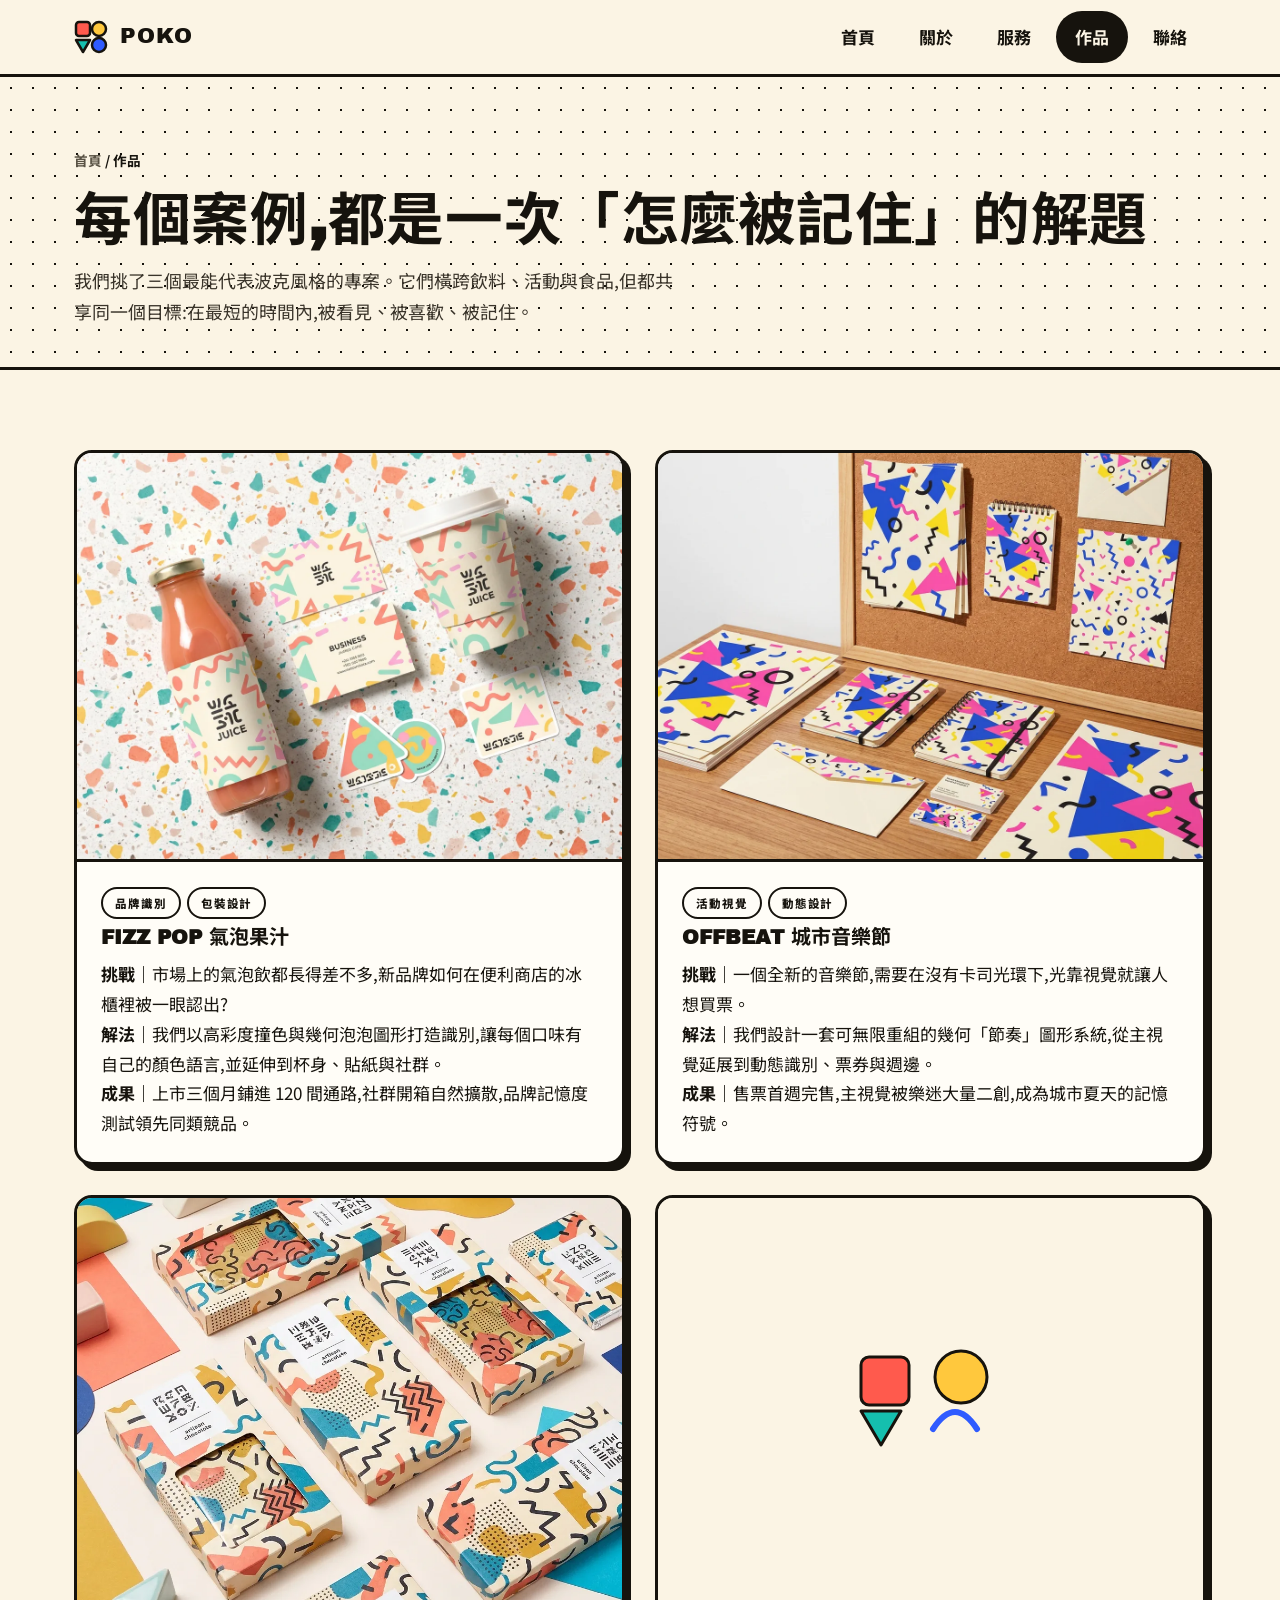
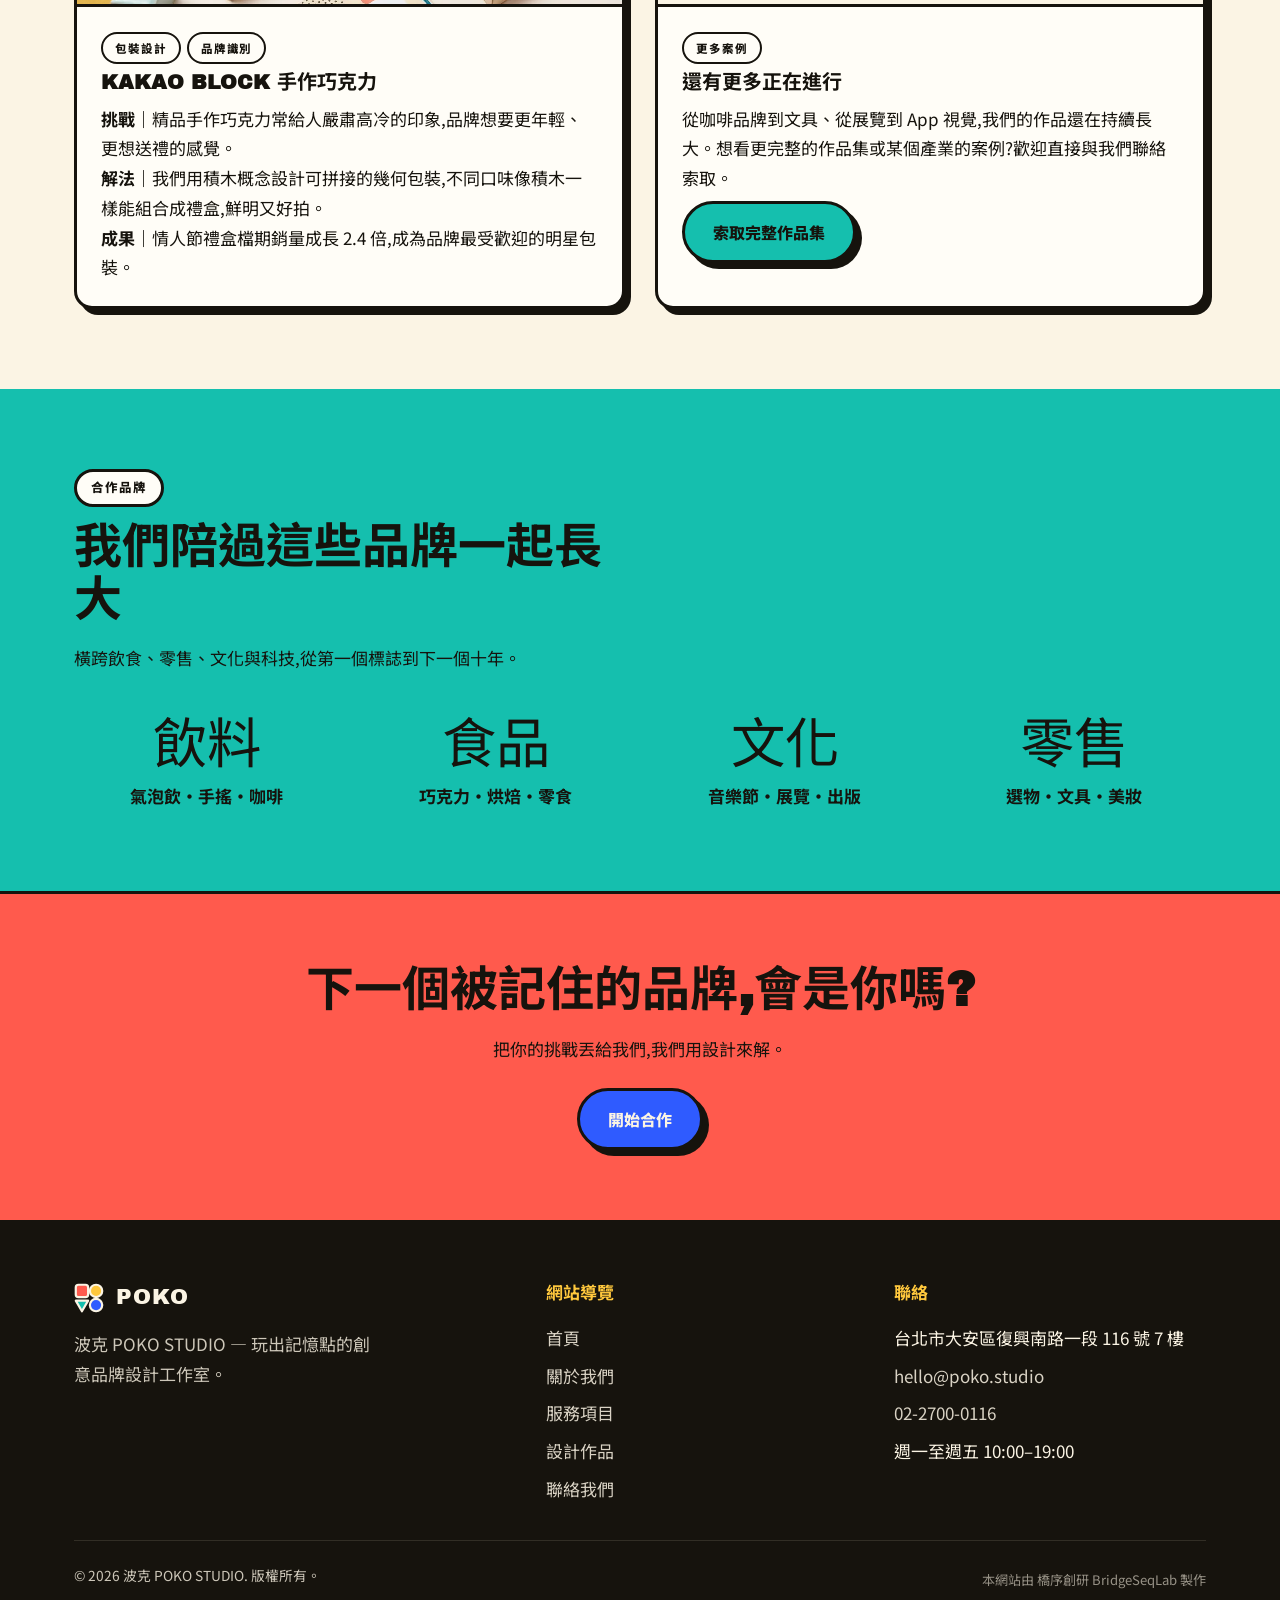
<file: work.html>
<!DOCTYPE html>
<html lang="zh-Hant">
<head>
<meta charset="UTF-8">
<meta name="viewport" content="width=device-width, initial-scale=1.0">
<title>設計作品｜品牌識別與包裝案例集｜波克 POKO STUDIO</title>
<meta name="description" content="瀏覽波克 POKO STUDIO 的品牌設計作品集:氣泡果汁、城市音樂節、手作巧克力等品牌識別、包裝與動態設計案例。每個專案都包含挑戰、解法與成果,看我們如何讓品牌被記住。">
<meta name="keywords" content="設計作品集,品牌設計案例,包裝設計作品,logo設計案例,視覺設計作品,音樂節主視覺,飲料包裝,巧克力包裝">
<link rel="canonical" href="https://izzo24.github.io/poko-studio/work.html">
<meta name="theme-color" content="#FBF4E4">
<meta property="og:type" content="website">
<meta property="og:locale" content="zh_TW">
<meta property="og:site_name" content="波克 POKO STUDIO">
<meta property="og:title" content="設計作品｜品牌識別與包裝案例集｜波克 POKO STUDIO">
<meta property="og:description" content="氣泡果汁、城市音樂節、手作巧克力等品牌識別、包裝與動態設計案例。">
<meta property="og:url" content="https://izzo24.github.io/poko-studio/work.html">
<meta property="og:image" content="https://izzo24.github.io/poko-studio/images/work-juice.webp">
<meta name="twitter:card" content="summary_large_image">
<link rel="preconnect" href="https://fonts.googleapis.com">
<link rel="preconnect" href="https://fonts.gstatic.com" crossorigin>
<link href="https://fonts.googleapis.com/css2?family=Archivo+Black&family=Noto+Sans+TC:wght@400;500;700;900&display=swap" rel="stylesheet">
<link rel="icon" href="data:image/svg+xml,%3Csvg xmlns='http://www.w3.org/2000/svg' viewBox='0 0 34 34'%3E%3Crect x='2' y='2' width='14' height='14' rx='3' fill='%23FF5A4D'/%3E%3Ccircle cx='25' cy='9' r='7' fill='%23FFC83D'/%3E%3Ccircle cx='25' cy='25' r='7' fill='%232F5BFF'/%3E%3C/svg%3E">
<link rel="stylesheet" href="./styles.css">
<script type="application/ld+json">
{"@context":"https://schema.org","@type":"BreadcrumbList","itemListElement":[
{"@type":"ListItem","position":1,"name":"首頁","item":"https://izzo24.github.io/poko-studio/index.html"},
{"@type":"ListItem","position":2,"name":"作品","item":"https://izzo24.github.io/poko-studio/work.html"}]}
</script>
<script type="application/ld+json">
{"@context":"https://schema.org","@type":"CollectionPage","name":"波克 POKO STUDIO 設計作品集","url":"https://izzo24.github.io/poko-studio/work.html","description":"品牌識別、包裝與動態設計案例集。"}
</script>
</head>
<body>
<header class="site-header">
  <div class="wrap nav">
    <a class="brand" href="./index.html" aria-label="波克 POKO STUDIO 首頁">
      <svg width="34" height="34" viewBox="0 0 34 34" aria-hidden="true"><rect x="2" y="2" width="14" height="14" rx="3" fill="#FF5A4D" stroke="#16130D" stroke-width="2.5"/><circle cx="25" cy="9" r="7" fill="#FFC83D" stroke="#16130D" stroke-width="2.5"/><path d="M9 32 L2 20 L16 20 Z" fill="#15BFAE" stroke="#16130D" stroke-width="2.5" stroke-linejoin="round"/><circle cx="25" cy="25" r="7" fill="#2F5BFF" stroke="#16130D" stroke-width="2.5"/></svg>
      POKO
    </a>
    <button class="nav-toggle" aria-label="開啟選單" aria-expanded="false"><span></span><span></span><span></span></button>
    <ul class="nav-links">
      <li><a href="./index.html">首頁</a></li>
      <li><a href="./about.html">關於</a></li>
      <li><a href="./services.html">服務</a></li>
      <li><a href="./work.html" class="active">作品</a></li>
      <li><a href="./contact.html">聯絡</a></li>
    </ul>
  </div>
</header>

<div class="page-hero dots-bg">
  <div class="wrap">
    <nav class="crumb" aria-label="麵包屑"><a href="./index.html">首頁</a> / <span>作品</span></nav>
    <h1>每個案例,都是一次「怎麼被記住」的解題</h1>
    <p>我們挑了三個最能代表波克風格的專案。它們橫跨飲料、活動與食品,但都共享同一個目標:在最短的時間內,被看見、被喜歡、被記住。</p>
  </div>
</div>

<main>
  <section class="section">
    <div class="wrap work-grid">
      <article class="work">
        <div class="thumb"><img src="./images/work-juice.webp" width="600" height="450" alt="FIZZ POP 氣泡果汁的孟菲斯風格包裝、杯身與品牌名片平面攝影"></div>
        <div class="body">
          <span class="tag">品牌識別</span><span class="tag">包裝設計</span>
          <h3>FIZZ POP 氣泡果汁</h3>
          <p><strong>挑戰｜</strong>市場上的氣泡飲都長得差不多,新品牌如何在便利商店的冰櫃裡被一眼認出?</p>
          <p><strong>解法｜</strong>我們以高彩度撞色與幾何泡泡圖形打造識別,讓每個口味有自己的顏色語言,並延伸到杯身、貼紙與社群。</p>
          <p><strong>成果｜</strong>上市三個月鋪進 120 間通路,社群開箱自然擴散,品牌記憶度測試領先同類競品。</p>
        </div>
      </article>
      <article class="work">
        <div class="thumb"><img src="./images/work-festival.webp" width="600" height="450" alt="OFFBEAT 城市音樂節的撞色幾何海報與周邊視覺設計"></div>
        <div class="body">
          <span class="tag">活動視覺</span><span class="tag">動態設計</span>
          <h3>OFFBEAT 城市音樂節</h3>
          <p><strong>挑戰｜</strong>一個全新的音樂節,需要在沒有卡司光環下,光靠視覺就讓人想買票。</p>
          <p><strong>解法｜</strong>我們設計一套可無限重組的幾何「節奏」圖形系統,從主視覺延展到動態識別、票券與週邊。</p>
          <p><strong>成果｜</strong>售票首週完售,主視覺被樂迷大量二創,成為城市夏天的記憶符號。</p>
        </div>
      </article>
      <article class="work">
        <div class="thumb"><img src="./images/work-choco.webp" width="600" height="450" alt="手作巧克力品牌的幾何圖案包裝盒與包裝紙設計"></div>
        <div class="body">
          <span class="tag">包裝設計</span><span class="tag">品牌識別</span>
          <h3>KAKAO BLOCK 手作巧克力</h3>
          <p><strong>挑戰｜</strong>精品手作巧克力常給人嚴肅高冷的印象,品牌想要更年輕、更想送禮的感覺。</p>
          <p><strong>解法｜</strong>我們用積木概念設計可拼接的幾何包裝,不同口味像積木一樣能組合成禮盒,鮮明又好拍。</p>
          <p><strong>成果｜</strong>情人節禮盒檔期銷量成長 2.4 倍,成為品牌最受歡迎的明星包裝。</p>
        </div>
      </article>
      <article class="work">
        <div class="thumb dots-bg" style="display:grid;place-items:center">
          <svg width="180" height="135" viewBox="0 0 180 135" aria-hidden="true"><rect x="20" y="24" width="48" height="48" rx="8" fill="#FF5A4D" stroke="#16130D" stroke-width="3"/><circle cx="120" cy="44" r="26" fill="#FFC83D" stroke="#16130D" stroke-width="3"/><path d="M40 112 L20 78 L60 78 Z" fill="#15BFAE" stroke="#16130D" stroke-width="3" stroke-linejoin="round"/><path d="M92 96 q22 -34 44 0" fill="none" stroke="#2F5BFF" stroke-width="6" stroke-linecap="round"/></svg>
        </div>
        <div class="body">
          <span class="tag">更多案例</span>
          <h3>還有更多正在進行</h3>
          <p>從咖啡品牌到文具、從展覽到 App 視覺,我們的作品還在持續長大。想看更完整的作品集或某個產業的案例?歡迎直接與我們聯絡索取。</p>
          <p style="margin-top:8px"><a class="btn alt" href="./contact.html">索取完整作品集</a></p>
        </div>
      </article>
    </div>
  </section>

  <section class="section tint-teal">
    <div class="wrap">
      <div class="sec-head">
        <span class="kicker">合作品牌</span>
        <h2>我們陪過這些品牌一起長大</h2>
        <p>橫跨飲食、零售、文化與科技,從第一個標誌到下一個十年。</p>
      </div>
      <div class="stats">
        <div class="stat"><div class="big">飲料</div><div class="lbl">氣泡飲・手搖・咖啡</div></div>
        <div class="stat"><div class="big">食品</div><div class="lbl">巧克力・烘焙・零食</div></div>
        <div class="stat"><div class="big">文化</div><div class="lbl">音樂節・展覽・出版</div></div>
        <div class="stat"><div class="big">零售</div><div class="lbl">選物・文具・美妝</div></div>
      </div>
    </div>
  </section>
</main>

<section class="cta-band">
  <div class="wrap">
    <h2>下一個被記住的品牌,會是你嗎?</h2>
    <p style="max-width:50ch;margin:0 auto 24px">把你的挑戰丟給我們,我們用設計來解。</p>
    <a class="btn blue" href="./contact.html">開始合作</a>
  </div>
</section>

<footer class="site-footer">
  <div class="wrap">
    <div class="foot-grid">
      <div>
        <div class="brand" style="color:var(--cream);margin-bottom:12px">
          <svg width="30" height="30" viewBox="0 0 34 34" aria-hidden="true"><rect x="2" y="2" width="14" height="14" rx="3" fill="#FF5A4D" stroke="#FBF4E4" stroke-width="2.5"/><circle cx="25" cy="9" r="7" fill="#FFC83D" stroke="#FBF4E4" stroke-width="2.5"/><path d="M9 32 L2 20 L16 20 Z" fill="#15BFAE" stroke="#FBF4E4" stroke-width="2.5" stroke-linejoin="round"/><circle cx="25" cy="25" r="7" fill="#2F5BFF" stroke="#FBF4E4" stroke-width="2.5"/></svg>
          POKO
        </div>
        <p style="opacity:.8;max-width:34ch">波克 POKO STUDIO — 玩出記憶點的創意品牌設計工作室。</p>
      </div>
      <div>
        <h4>網站導覽</h4>
        <ul class="foot-links">
          <li><a href="./index.html">首頁</a></li>
          <li><a href="./about.html">關於我們</a></li>
          <li><a href="./services.html">服務項目</a></li>
          <li><a href="./work.html">設計作品</a></li>
          <li><a href="./contact.html">聯絡我們</a></li>
        </ul>
      </div>
      <div>
        <h4>聯絡</h4>
        <ul class="foot-links">
          <li>台北市大安區復興南路一段 116 號 7 樓</li>
          <li><a href="mailto:hello@poko.studio">hello@poko.studio</a></li>
          <li><a href="tel:+886227000116">02-2700-0116</a></li>
          <li>週一至週五 10:00–19:00</li>
        </ul>
      </div>
    </div>
    <div class="foot-bottom">
      <span>© <span id="year">2026</span> 波克 POKO STUDIO. 版權所有。</span>
      <span class="made">本網站由 橋序創研 BridgeSeqLab 製作</span>
    </div>
  </div>
</footer>
<script src="./main.js"></script>
</body>
</html>
</file>
<file: styles.css>
/* ===========================================================
   POKO STUDIO — Memphis 1980s design system
   =========================================================== */
:root{
  --cream:#FBF4E4;
  --paper:#FFFDF7;
  --ink:#16130D;
  --coral:#FF5A4D;
  --teal:#15BFAE;
  --yellow:#FFC83D;
  --blue:#2F5BFF;
  --pink:#FF77B7;
  --shadow:6px 6px 0 var(--ink);
  --shadow-sm:4px 4px 0 var(--ink);
  --radius:18px;
  --bw:3px;
  --maxw:1180px;
  --sans:"Noto Sans TC","Archivo",system-ui,sans-serif;
  --display:"Archivo Black","Noto Sans TC",sans-serif;
}
*{box-sizing:border-box;margin:0;padding:0}
html{scroll-behavior:smooth}
body{
  font-family:var(--sans);
  color:var(--ink);
  background:var(--cream);
  line-height:1.75;
  font-size:17px;
  overflow-x:hidden;
  -webkit-font-smoothing:antialiased;
}
img{max-width:100%;display:block}
a{color:inherit;text-decoration:none}
.wrap{max-width:var(--maxw);margin:0 auto;padding:0 24px}

/* dotted background texture */
.dots-bg{
  background-image:radial-gradient(var(--ink) 1.4px,transparent 1.4px);
  background-size:22px 22px;
  background-position:0 0;
}

/* ---------- Header / Nav ---------- */
.site-header{
  position:sticky;top:0;z-index:50;
  background:var(--cream);
  border-bottom:var(--bw) solid var(--ink);
}
.nav{display:flex;align-items:center;justify-content:space-between;height:74px}
.brand{display:flex;align-items:center;gap:12px;font-family:var(--display);font-size:1.35rem;letter-spacing:.04em}
.brand svg{display:block}
.nav-links{display:flex;align-items:center;gap:6px;list-style:none}
.nav-links a{
  display:inline-block;padding:8px 16px;font-weight:700;border-radius:40px;
  border:var(--bw) solid transparent;transition:.15s;
}
.nav-links a:hover{border-color:var(--ink);background:var(--yellow)}
.nav-links a.active{background:var(--ink);color:var(--cream)}
.nav-toggle{display:none;background:var(--coral);border:var(--bw) solid var(--ink);
  border-radius:12px;width:48px;height:44px;cursor:pointer;box-shadow:var(--shadow-sm)}
.nav-toggle span{display:block;width:22px;height:3px;background:var(--ink);margin:4px auto;border-radius:2px}

/* ---------- Buttons ---------- */
.btn{
  display:inline-flex;align-items:center;gap:10px;
  font-family:var(--sans);font-weight:800;font-size:1rem;
  padding:14px 28px;border:var(--bw) solid var(--ink);border-radius:50px;
  background:var(--coral);color:var(--ink);box-shadow:var(--shadow);
  cursor:pointer;transition:transform .12s,box-shadow .12s;
}
.btn:hover{transform:translate(-2px,-2px);box-shadow:8px 8px 0 var(--ink)}
.btn:active{transform:translate(3px,3px);box-shadow:2px 2px 0 var(--ink)}
.btn.alt{background:var(--teal)}
.btn.blue{background:var(--blue);color:var(--cream)}
.btn.ghost{background:var(--paper)}

/* ---------- Hero ---------- */
.hero{position:relative;padding:72px 0 60px;overflow:hidden}
.hero-grid{display:grid;grid-template-columns:1.05fr .95fr;gap:48px;align-items:center}
.eyebrow{display:inline-block;font-weight:800;letter-spacing:.18em;text-transform:uppercase;
  font-size:.78rem;background:var(--yellow);border:var(--bw) solid var(--ink);
  padding:6px 14px;border-radius:40px;box-shadow:var(--shadow-sm);margin-bottom:22px}
h1{font-family:var(--display);line-height:1.04;letter-spacing:.01em;
  font-size:clamp(2.6rem,6vw,4.4rem);margin-bottom:22px}
h1 .hl{color:var(--coral)}
h1 .hl2{color:var(--blue)}
.lead{font-size:1.18rem;max-width:46ch;margin-bottom:30px;color:#3a342a}
.hero-cta{display:flex;gap:14px;flex-wrap:wrap}
.hero-art{position:relative;border:var(--bw) solid var(--ink);border-radius:24px;
  overflow:hidden;box-shadow:var(--shadow);background:var(--paper);aspect-ratio:16/10}
.hero-art img{width:100%;height:100%;object-fit:cover}

/* floating memphis shapes */
.shape{position:absolute;z-index:0;pointer-events:none}

/* ---------- Section headings ---------- */
.section{padding:80px 0}
.section.tint-teal{background:var(--teal)}
.section.tint-pink{background:var(--pink)}
.section.tint-blue{background:var(--blue);color:var(--cream)}
.section.tint-yellow{background:var(--yellow)}
.sec-head{max-width:62ch;margin-bottom:46px}
.kicker{font-weight:800;letter-spacing:.16em;text-transform:uppercase;font-size:.78rem;
  display:inline-block;margin-bottom:14px;padding:5px 14px;border:var(--bw) solid var(--ink);
  border-radius:30px;background:var(--paper)}
h2{font-family:var(--display);font-size:clamp(1.9rem,4vw,3rem);line-height:1.1;margin-bottom:16px}
h3{font-family:var(--display);font-size:1.25rem;margin-bottom:10px;line-height:1.2}
.section p{max-width:64ch}

/* ---------- Cards grid ---------- */
.grid{display:grid;gap:26px}
.grid.c3{grid-template-columns:repeat(3,1fr)}
.grid.c2{grid-template-columns:repeat(2,1fr)}
.card{background:var(--paper);border:var(--bw) solid var(--ink);border-radius:var(--radius);
  box-shadow:var(--shadow);padding:30px;transition:transform .12s,box-shadow .12s}
.card:hover{transform:translate(-3px,-3px);box-shadow:9px 9px 0 var(--ink)}
.card .num{font-family:var(--display);font-size:1.1rem;width:46px;height:46px;display:grid;
  place-items:center;border:var(--bw) solid var(--ink);border-radius:50%;margin-bottom:18px}
.card.k-coral .num{background:var(--coral)}
.card.k-teal .num{background:var(--teal)}
.card.k-yellow .num{background:var(--yellow)}
.card.k-blue .num{background:var(--blue);color:var(--cream)}
.card.k-pink .num{background:var(--pink)}
.card ul{margin:12px 0 0 18px}
.card li{margin-bottom:4px}

/* ---------- Work / portfolio ---------- */
.work-grid{display:grid;grid-template-columns:repeat(2,1fr);gap:30px}
.work{border:var(--bw) solid var(--ink);border-radius:var(--radius);overflow:hidden;
  background:var(--paper);box-shadow:var(--shadow);transition:transform .12s,box-shadow .12s}
.work:hover{transform:translate(-3px,-3px);box-shadow:9px 9px 0 var(--ink)}
.work .thumb{aspect-ratio:4/3;overflow:hidden;border-bottom:var(--bw) solid var(--ink);background:var(--cream)}
.work .thumb img{width:100%;height:100%;object-fit:cover}
.work .body{padding:24px}
.tag{display:inline-block;font-weight:800;font-size:.72rem;letter-spacing:.08em;
  text-transform:uppercase;padding:4px 12px;border:2px solid var(--ink);border-radius:30px;margin:0 6px 6px 0}

/* ---------- Marquee ---------- */
.marquee{border-top:var(--bw) solid var(--ink);border-bottom:var(--bw) solid var(--ink);
  background:var(--ink);color:var(--cream);overflow:hidden;white-space:nowrap;padding:14px 0}
.marquee .track{display:inline-block;animation:scroll 22s linear infinite;font-family:var(--display);
  font-size:1.3rem;letter-spacing:.06em}
.marquee .track span{margin:0 26px;color:var(--yellow)}
.marquee .track span:nth-child(even){color:var(--teal)}
@keyframes scroll{from{transform:translateX(0)}to{transform:translateX(-50%)}}

/* ---------- Stats ---------- */
.stats{display:grid;grid-template-columns:repeat(4,1fr);gap:24px}
.stat{text-align:center}
.stat .big{font-family:var(--display);font-size:clamp(2.2rem,5vw,3.4rem);line-height:1}
.stat .lbl{font-weight:700;margin-top:8px}

/* ---------- Process timeline ---------- */
.steps{display:grid;grid-template-columns:repeat(4,1fr);gap:22px}
.step{background:var(--paper);border:var(--bw) solid var(--ink);border-radius:var(--radius);
  padding:26px;box-shadow:var(--shadow-sm)}

/* ---------- Contact form ---------- */
.form{display:grid;gap:18px;max-width:620px}
.field{display:grid;gap:8px}
.field label{font-weight:800}
.field input,.field textarea,.field select{
  font-family:var(--sans);font-size:1rem;padding:13px 16px;border:var(--bw) solid var(--ink);
  border-radius:12px;background:var(--paper);color:var(--ink);width:100%}
.field textarea{min-height:140px;resize:vertical}
.field input:focus,.field textarea:focus,.field select:focus{outline:none;
  box-shadow:var(--shadow-sm);transform:translate(-1px,-1px)}
.info-card{background:var(--paper);border:var(--bw) solid var(--ink);border-radius:var(--radius);
  padding:28px;box-shadow:var(--shadow)}
.info-card .row{display:flex;gap:14px;align-items:flex-start;margin-bottom:18px}
.info-card .ic{flex:0 0 auto;width:42px;height:42px;border:var(--bw) solid var(--ink);border-radius:12px;
  display:grid;place-items:center;background:var(--yellow)}

/* ---------- FAQ ---------- */
.faq{border:var(--bw) solid var(--ink);border-radius:var(--radius);background:var(--paper);
  box-shadow:var(--shadow-sm);overflow:hidden;margin-bottom:16px}
.faq summary{font-weight:800;padding:20px 24px;cursor:pointer;list-style:none;display:flex;
  justify-content:space-between;align-items:center;gap:16px}
.faq summary::-webkit-details-marker{display:none}
.faq summary::after{content:"+";font-family:var(--display);font-size:1.6rem}
.faq[open] summary::after{content:"\2013"}
.faq .ans{padding:0 24px 22px}

/* ---------- CTA band ---------- */
.cta-band{background:var(--coral);border-top:var(--bw) solid var(--ink);
  border-bottom:var(--bw) solid var(--ink);padding:70px 0;text-align:center}
.cta-band h2{margin-bottom:18px}

/* ---------- Footer ---------- */
.site-footer{background:var(--ink);color:var(--cream);padding:56px 0 28px}
.foot-grid{display:grid;grid-template-columns:1.4fr 1fr 1fr;gap:36px;margin-bottom:36px}
.site-footer h4{font-family:var(--display);margin-bottom:14px;color:var(--yellow)}
.site-footer a{color:var(--cream);opacity:.85}
.site-footer a:hover{opacity:1;color:var(--teal)}
.foot-links{list-style:none;display:grid;gap:8px}
.foot-bottom{border-top:1px solid #3a352b;padding-top:22px;display:flex;justify-content:space-between;
  flex-wrap:wrap;gap:10px;font-size:.86rem;opacity:.8}
.made{font-size:.82rem;opacity:.7;margin-top:6px}

/* ---------- breadcrumb ---------- */
.crumb{padding:18px 0;font-size:.85rem;font-weight:700}
.crumb a{color:#5a5345}
.crumb span{color:var(--ink)}

/* ---------- page hero (interior pages) ---------- */
.page-hero{padding:54px 0 40px;border-bottom:var(--bw) solid var(--ink)}
.page-hero h1{font-size:clamp(2.2rem,5vw,3.6rem);margin-bottom:14px}
.page-hero p{max-width:60ch;font-size:1.12rem;color:#3a342a}

/* ---------- intro split ---------- */
.split{display:grid;grid-template-columns:1fr 1fr;gap:48px;align-items:center}
.split img{border:var(--bw) solid var(--ink);border-radius:var(--radius);box-shadow:var(--shadow);
  aspect-ratio:4/3;object-fit:cover;width:100%}

/* ---------- team ---------- */
.team{display:grid;grid-template-columns:repeat(3,1fr);gap:26px}
.member{background:var(--paper);border:var(--bw) solid var(--ink);border-radius:var(--radius);
  padding:26px;box-shadow:var(--shadow-sm);text-align:center}
.avatar{width:96px;height:96px;margin:0 auto 16px;border:var(--bw) solid var(--ink);border-radius:50%}

/* ---------- responsive ---------- */
@media(max-width:880px){
  .nav-links{position:fixed;inset:74px 0 auto 0;flex-direction:column;background:var(--cream);
    border-bottom:var(--bw) solid var(--ink);padding:18px 24px;gap:10px;display:none}
  .nav-links.open{display:flex}
  .nav-links a{display:block;width:100%}
  .nav-toggle{display:block}
  .hero-grid,.split{grid-template-columns:1fr;gap:32px}
  .grid.c3,.grid.c2,.work-grid,.team,.steps{grid-template-columns:1fr}
  .stats{grid-template-columns:repeat(2,1fr)}
  .foot-grid{grid-template-columns:1fr;gap:24px}
}
@media(max-width:480px){
  body{font-size:16px}
  .section{padding:56px 0}
}
</file>
